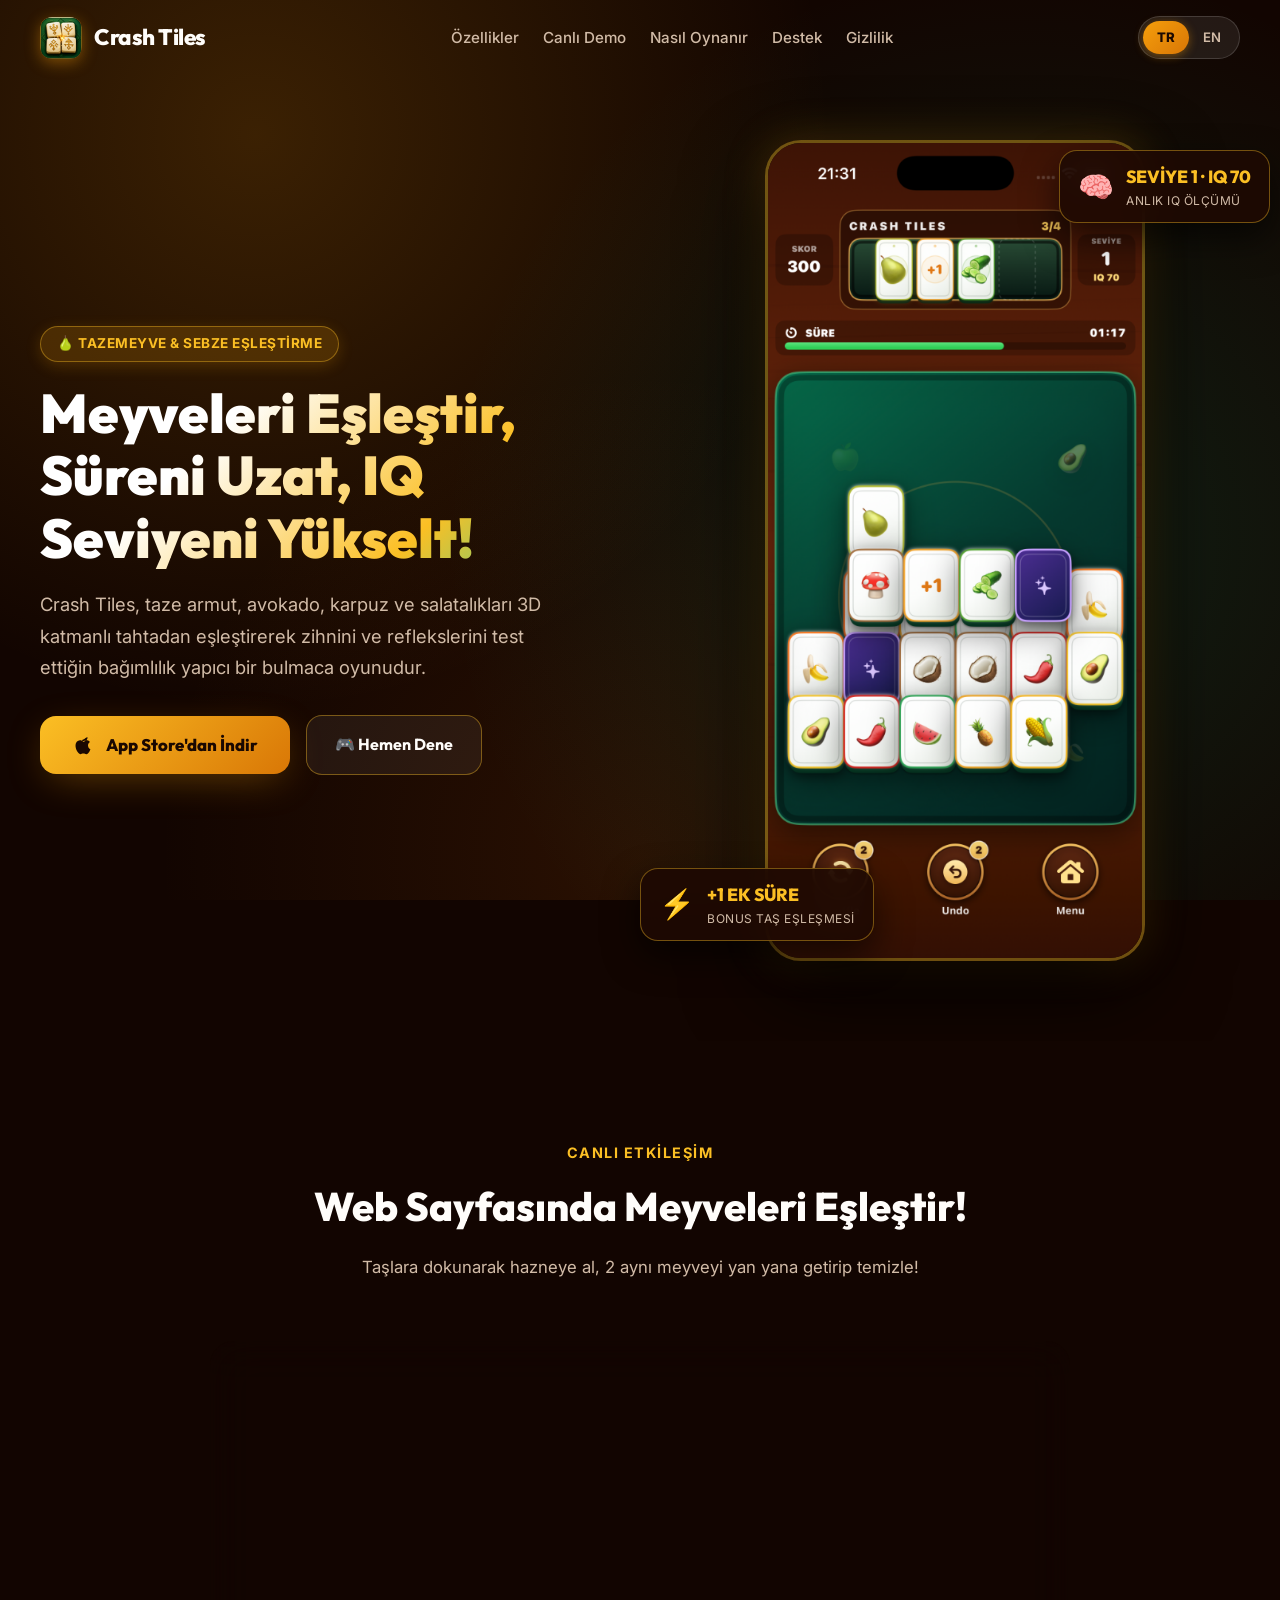
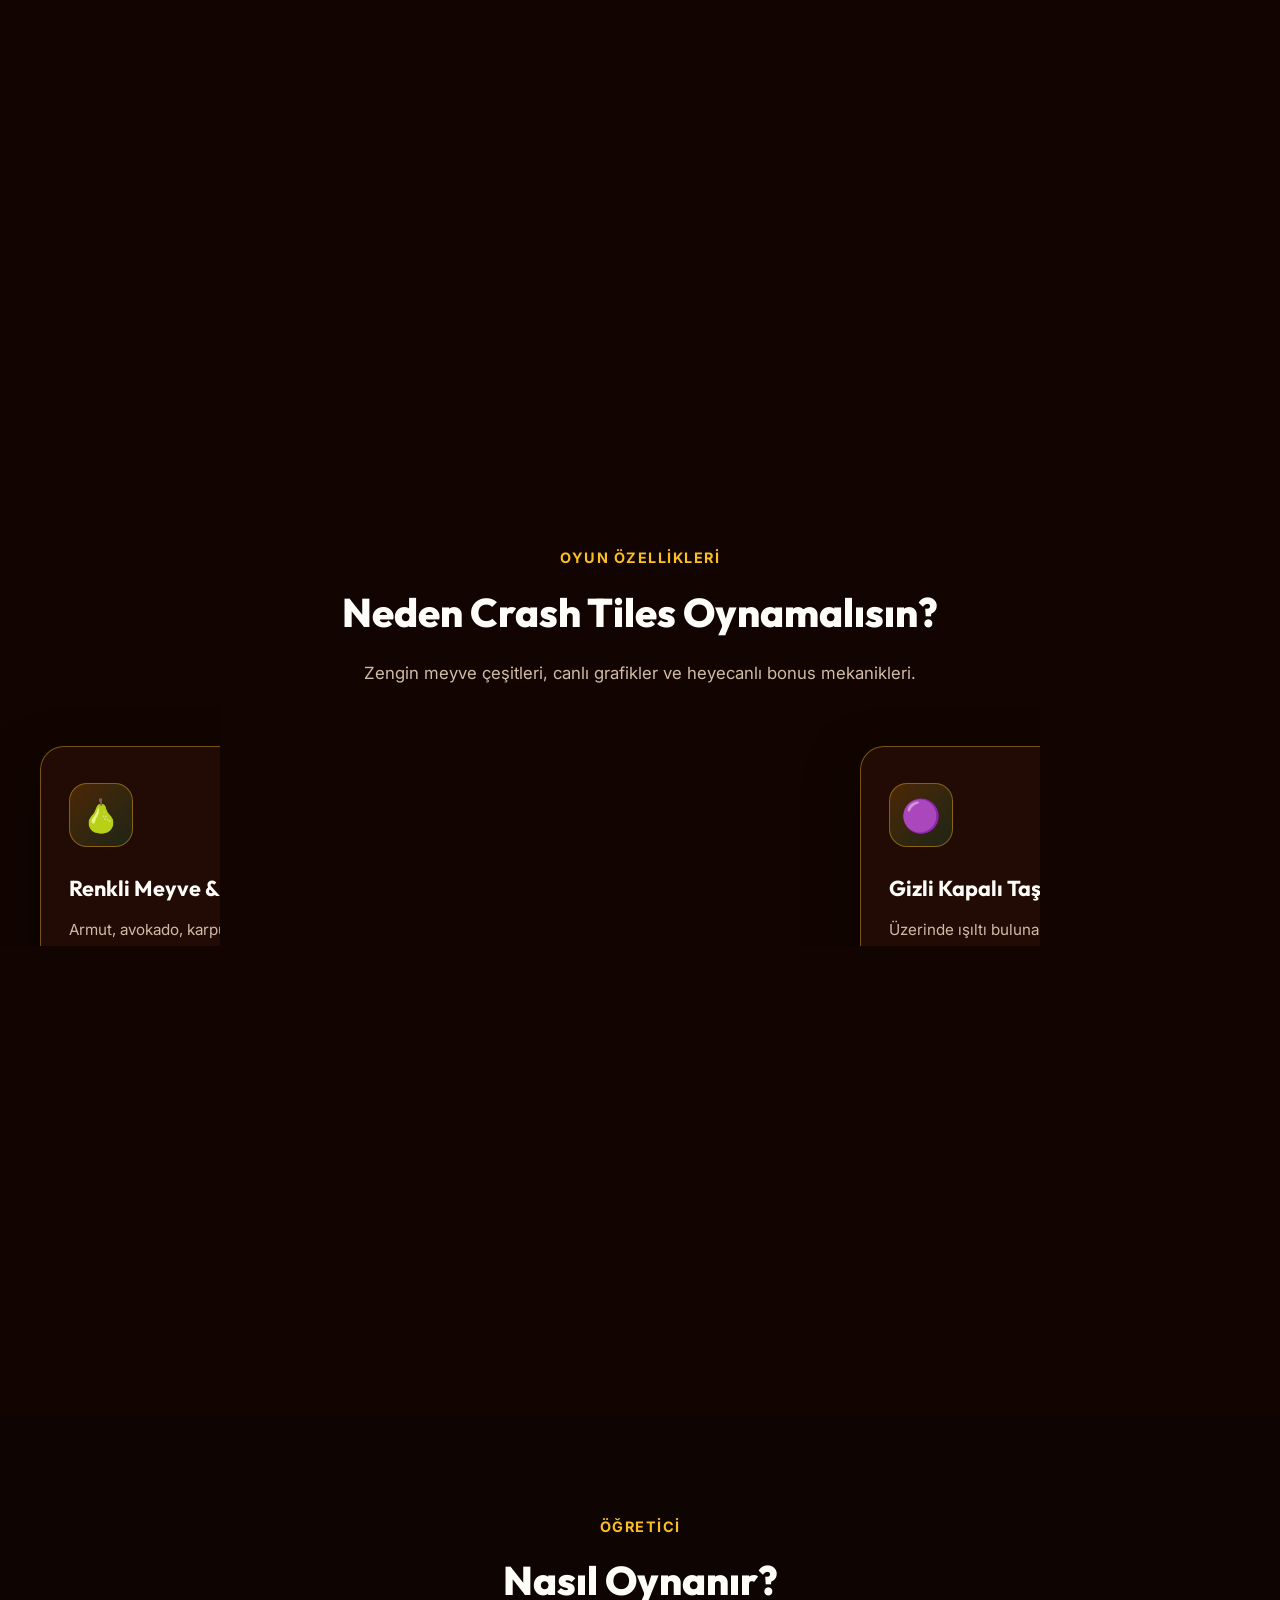
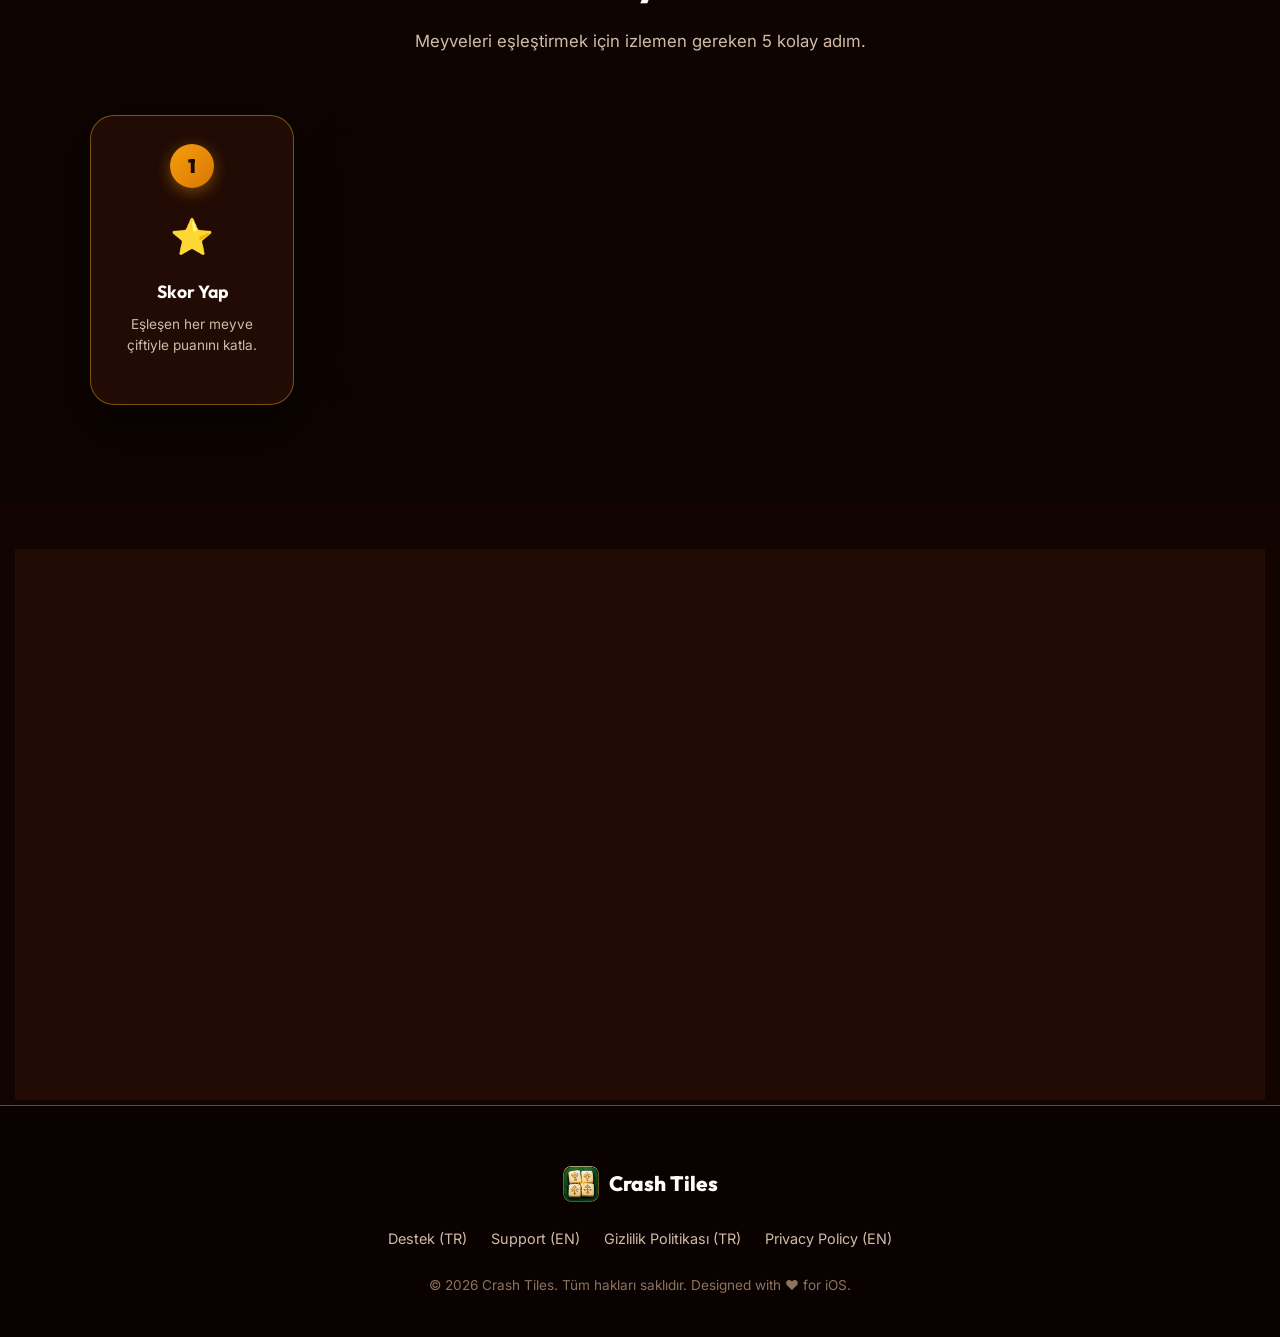
<file: index.html>
<!doctype html>
<html lang="tr">

<head>
  <meta charset="utf-8">
  <meta name="viewport" content="width=device-width, initial-scale=1">
  <title>Crash Tiles – Eğlenceli Meyve Eşleştirme Oyunu</title>
  <meta name="description"
    content="Crash Tiles: Taze meyveleri, sebzeleri ve bonus taşları 3D katmanlardan eşleştir, IQ seviyeni yükselt ve zamana karşı yarış!">
  <link rel="canonical" href="https://crashtiles.github.io/">

  <!-- Open Graph / Social Media -->
  <meta property="og:type" content="website">
  <meta property="og:url" content="https://crashtiles.github.io/">
  <meta property="og:title" content="Crash Tiles – Eğlenceli Meyve Eşleştirme Oyunu">
  <meta property="og:description"
    content="Stratejik meyve eşleştirme bulmaca oyunu. Taze meyveler, +1 bonus süre taşları ve IQ seviye takibiyle sınırlarını zorla!">
  <meta property="og:image" content="https://crashtiles.github.io/assets/fruit_mockup.jpg">

  <!-- Twitter Card -->
  <meta name="twitter:card" content="summary_large_image">
  <meta name="twitter:url" content="https://crashtiles.github.io/">
  <meta name="twitter:title" content="Crash Tiles – Eğlenceli Meyve Eşleştirme Oyunu">
  <meta name="twitter:description"
    content="Stratejik meyve eşleştirme bulmaca oyunu. Taze meyveler, +1 bonus süre taşları ve IQ seviye takibiyle sınırlarını zorla!">
  <meta name="twitter:image" content="https://crashtiles.github.io/assets/fruit_mockup.jpg">

  <link rel="icon" type="image/png" href="assets/icon.png">
  <link rel="stylesheet" href="style.css">
</head>

<body>

  <!-- Navigation Bar -->
  <header class="navbar">
    <div class="nav-container">
      <a href="#" class="nav-brand">
        <img src="assets/icon.png" alt="Crash Tiles Icon">
        <span>Crash Tiles</span>
      </a>
      <ul class="nav-links">
        <li><a href="#features">Özellikler</a></li>
        <li><a href="#minigame">Canlı Demo</a></li>
        <li><a href="#howtoplay">Nasıl Oynanır</a></li>
        <li><a href="tr/support.html">Destek</a></li>
        <li><a href="tr/privacy.html">Gizlilik</a></li>
      </ul>
      <div class="lang-switch">
        <a href="index.html" class="lang-btn active">TR</a>
        <a href="en/index.html" class="lang-btn">EN</a>
      </div>
    </div>
  </header>

  <!-- Hero Section with Actual Game Screenshot -->
  <section class="hero-section">
    <div class="hero-container">
      <div class="hero-content">
        <div class="hero-badge">
          <span>🍐 TAZEMEYVE & SEBZE EŞLEŞTİRME</span>
        </div>
        <h1 class="hero-title">Meyveleri Eşleştir, Süreni Uzat, IQ Seviyeni Yükselt!</h1>
        <p class="hero-description">
          Crash Tiles, taze armut, avokado, karpuz ve salatalıkları 3D katmanlı tahtadan eşleştirerek zihnini ve
          reflekslerini test ettiğin bağımlılık yapıcı bir bulmaca oyunudur.
        </p>
        <div class="cta-group">
          <a href="https://apps.apple.com/app/id6799251138" target="_blank" rel="noopener" class="btn-primary">
            <svg width="22" height="22" viewBox="0 0 24 24" fill="currentColor">
              <path
                d="M18.71 19.5c-.83 1.24-1.71 2.45-3.05 2.47-1.34.03-1.77-.79-3.29-.79-1.53 0-2 .77-3.27.82-1.31.05-2.3-1.32-3.14-2.53C4.25 17 2.94 12.45 4.7 9.39c.87-1.52 2.43-2.48 4.12-2.51 1.28-.02 2.5.87 3.29.87.78 0 2.26-1.07 3.81-.91.65.03 2.47.26 3.64 1.98-.09.06-2.17 1.28-2.15 3.81.03 3.02 2.65 4.03 2.68 4.04-.03.07-.42 1.44-1.38 2.83M15.97 6.53c.64-.78 1.08-1.85.96-2.93-.93.04-2.07.62-2.74 1.4-.6.7-.1.13-1.85 1.01-2.93.99-.02 2.15.54 2.77-1.4.67-.79 1.13-1.88.98-2.93z" />
            </svg>
            App Store'dan İndir
          </a>
          <a href="#minigame" class="btn-secondary">
            <span>🎮 Hemen Dene</span>
          </a>
        </div>
      </div>

      <div class="hero-visual">
        <div class="hero-mockup-wrapper">
          <img src="assets/game_screenshot.png" alt="Crash Tiles Actual Game Screenshot" class="hero-mockup-img">
        </div>
        <div class="hero-stat-floating top-right">
          <span class="stat-icon">🧠</span>
          <div class="stat-info">
            <h4>SEVİYE 1 · IQ 70</h4>
            <p>Anlık IQ Ölçümü</p>
          </div>
        </div>
        <div class="hero-stat-floating bottom-left">
          <span class="stat-icon">⚡</span>
          <div class="stat-info">
            <h4>+1 EK SÜRE</h4>
            <p>Bonus Taş Eşleşmesi</p>
          </div>
        </div>
      </div>
    </div>
  </section>

  <!-- Interactive Mini Game Demo matching actual gameplay -->
  <section id="minigame" class="minigame-section">
    <div class="section-header">
      <span class="section-tag">CANLI ETKİLEŞİM</span>
      <h2 class="section-title">Web Sayfasında Meyveleri Eşleştir!</h2>
      <p class="section-subtitle">Taşlara dokunarak hazneye al, 2 aynı meyveyi yan yana getirip temizle!</p>
    </div>

    <div class="minigame-container glass-panel">
      <div class="minigame-header">
        <div class="game-stat-pill">Skor: <span id="demoScore">300</span></div>
        <div class="game-stat-pill">Kombo: <span id="demoCombo">-</span></div>
        <div class="game-stat-pill">IQ: <span id="demoIQ">70</span></div>
        <button id="resetDemoBtn" class="btn-secondary" style="padding: 6px 14px; font-size: 0.85rem;">🔄 Yeniden
          Başlat</button>
      </div>

      <div class="felt-board">
        <div id="demoTilesGrid" class="tiles-grid">
          <!-- Generated dynamically via app.js -->
        </div>
      </div>

      <!-- 4 Tray slots matching game header 3/4 -->
      <div class="tray-bar">
        <div class="tray-slot"></div>
        <div class="tray-slot"></div>
        <div class="tray-slot"></div>
        <div class="tray-slot"></div>
      </div>
    </div>
  </section>

  <!-- Key Features Section matching gameplay -->
  <section id="features" class="features-section">
    <div class="section-header">
      <span class="section-tag">OYUN ÖZELLİKLERİ</span>
      <h2 class="section-title">Neden Crash Tiles Oynamalısın?</h2>
      <p class="section-subtitle">Zengin meyve çeşitleri, canlı grafikler ve heyecanlı bonus mekanikleri.</p>
    </div>

    <div class="features-grid">
      <div class="feature-card glass-panel">
        <div class="feature-icon-wrapper">🍐</div>
        <h3 class="feature-title">Renkli Meyve & Sebzeler</h3>
        <p class="feature-desc">Armut, avokado, karpuz, salatalık, muz, biber ve ananas ile dolu canlı 3D taşlar.</p>
      </div>

      <div class="feature-card glass-panel">
        <div class="feature-icon-wrapper">⚡</div>
        <h3 class="feature-title">+1 Ek Süre Bonus Taşları</h3>
        <p class="feature-desc">+1 simgeli taşları haznenize alıp eşleştirerek geri sayıma ek saniyeler kazanın.</p>
      </div>

      <div class="feature-card glass-panel">
        <div class="feature-icon-wrapper">🟣</div>
        <h3 class="feature-title">Gizli Kapalı Taşlar</h3>
        <p class="feature-desc">Üzerinde ışıltı bulunan mor kapalı taşlara dokunarak altındaki sürpriz meyveleri açın.
        </p>
      </div>

      <div class="feature-card glass-panel">
        <div class="feature-icon-wrapper">🧠</div>
        <h3 class="feature-title">Anlık IQ Seviye Takibi</h3>
        <p class="feature-desc">Eşleştirme hızınıza ve hafızanıza göre dinamik olarak hesaplanan IQ puanınızı yükseltin.
        </p>
      </div>

      <div class="feature-card glass-panel">
        <div class="feature-icon-wrapper">🔀</div>
        <h3 class="feature-title">Karıştır (Shuffle) & Geri Al</h3>
        <p class="feature-desc">Kilitlendiğiniz anlarda 2 Karıştırma ve 2 Geri Alma hakkınızı kullanarak hamlenizi
          kurtarın.</p>
      </div>

      <div class="feature-card glass-panel">
        <div class="feature-icon-wrapper">⏱️</div>
        <h3 class="feature-title">Zamana Karşı Yarış</h3>
        <p class="feature-desc">Yeşil süre çubuğu tükenmeden tahtadaki tüm taşları hazneye alıp patlatın.</p>
      </div>
    </div>
  </section>

  <!-- How to Play Section -->
  <section id="howtoplay" class="howtoplay-section">
    <div class="section-header">
      <span class="section-tag">ÖĞRETİCİ</span>
      <h2 class="section-title">Nasıl Oynanır?</h2>
      <p class="section-subtitle">Meyveleri eşleştirmek için izlemen gereken 5 kolay adım.</p>
    </div>

    <div class="steps-container">
      <div class="step-card glass-panel">
        <div class="step-number">1</div>
        <div class="step-icon">⭐</div>
        <h3 class="step-title">Skor Yap</h3>
        <p class="step-desc">Eşleşen her meyve çiftiyle puanını katla.</p>
      </div>

      <div class="step-card glass-panel">
        <div class="step-number">2</div>
        <div class="step-icon">🚩</div>
        <h3 class="step-title">Seviye İlerle</h3>
        <p class="step-desc">Seviye 1'den başlayıp zorlaşan tahtaları temizle.</p>
      </div>

      <div class="step-card glass-panel">
        <div class="step-number">3</div>
        <div class="step-icon">🧠</div>
        <h3 class="step-title">IQ Yükselt</h3>
        <p class="step-desc">Hızlı ve hatasız hamlelerle IQ puanını arttır.</p>
      </div>

      <div class="step-card glass-panel">
        <div class="step-number">4</div>
        <div class="step-icon">⏱️</div>
        <h3 class="step-title">Süreyi Uzat</h3>
        <p class="step-desc">+1 bonus taşları eşleştirerek ek zaman kazan.</p>
      </div>

      <div class="step-card glass-panel">
        <div class="step-number">5</div>
        <div class="step-icon">👆</div>
        <h3 class="step-title">Hazneyi Yönet</h3>
        <p class="step-desc">Hazneyi doldurmadan 2 aynı meyveyi yan yana getir.</p>
      </div>
    </div>
  </section>

  <!-- Showcase Section -->
  <section class="showcase-banner">
    <div class="showcase-container glass-panel">
      <div class="showcase-text">
        <span class="section-tag">GÖRSEL ŞÖLEN</span>
        <h2 class="section-title" style="font-size: 2.2rem; margin-top: 10px;">Lezzetli & Rahatlatıcı Eşleştirme</h2>
        <p class="section-subtitle" style="margin-bottom: 24px;">
          Yeşil çuha zemin, parlak beyaz taşlar ve taze meyve ikonlarıyla tasarlanmış benzersiz iOS oyunu.
        </p>
        <a href="https://apps.apple.com/app/id6799251138" target="_blank" rel="noopener" class="btn-primary">
          Crash Tiles'ı Ücretsiz İndir
        </a>
      </div>
      <div class="showcase-img-wrapper">
        <img src="assets/fruit_mockup.jpg" alt="Crash Tiles Fruit Gameplay Graphics">
      </div>
    </div>
  </section>

  <!-- Footer -->
  <footer class="footer">
    <div class="footer-container">
      <div class="footer-logo">
        <img src="assets/icon.png" alt="Crash Tiles Logo">
        <span>Crash Tiles</span>
      </div>
      <ul class="footer-links">
        <li><a href="tr/support.html">Destek (TR)</a></li>
        <li><a href="en/support.html">Support (EN)</a></li>
        <li><a href="tr/privacy.html">Gizlilik Politikası (TR)</a></li>
        <li><a href="en/privacy.html">Privacy Policy (EN)</a></li>
      </ul>
      <p class="footer-copyright">
        © 2026 Crash Tiles. Tüm hakları saklıdır. Designed with ❤️ for iOS.
      </p>
    </div>
  </footer>

  <script src="app.js"></script>
</body>

</html>
</file>
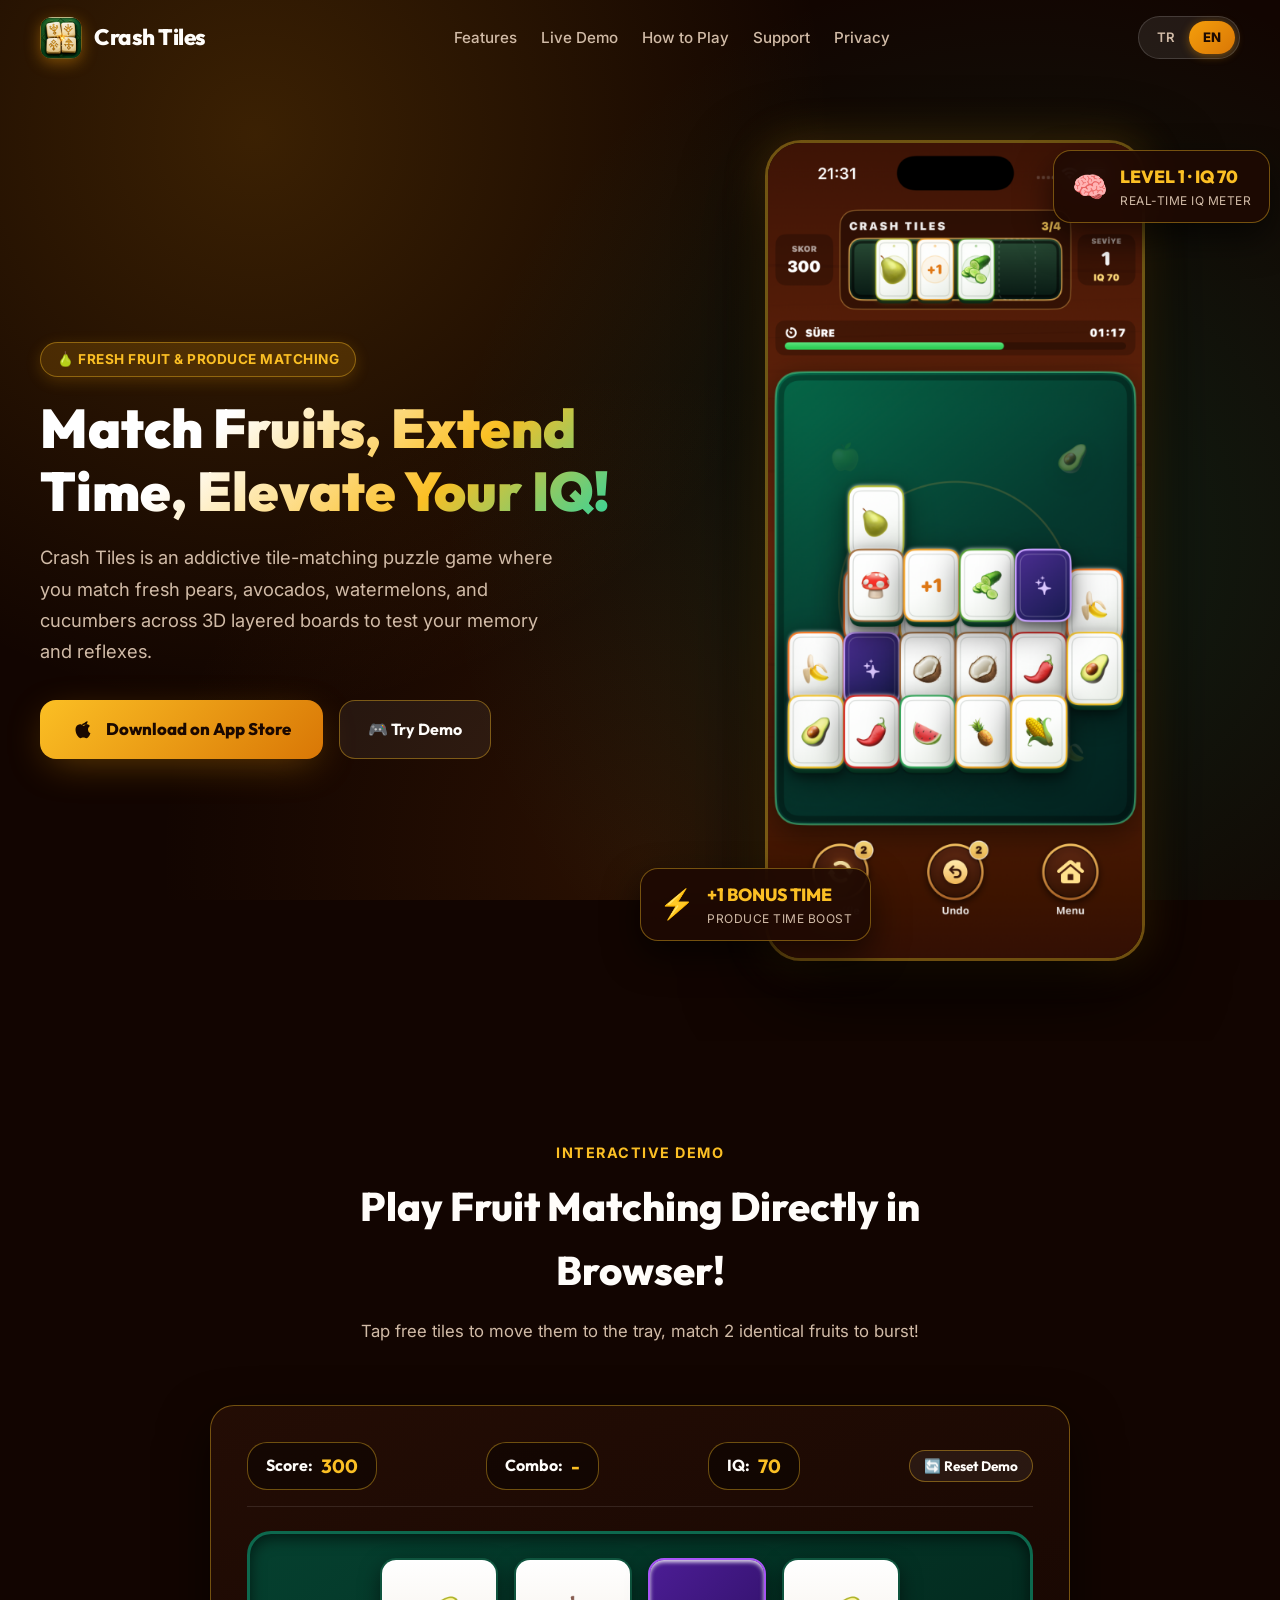
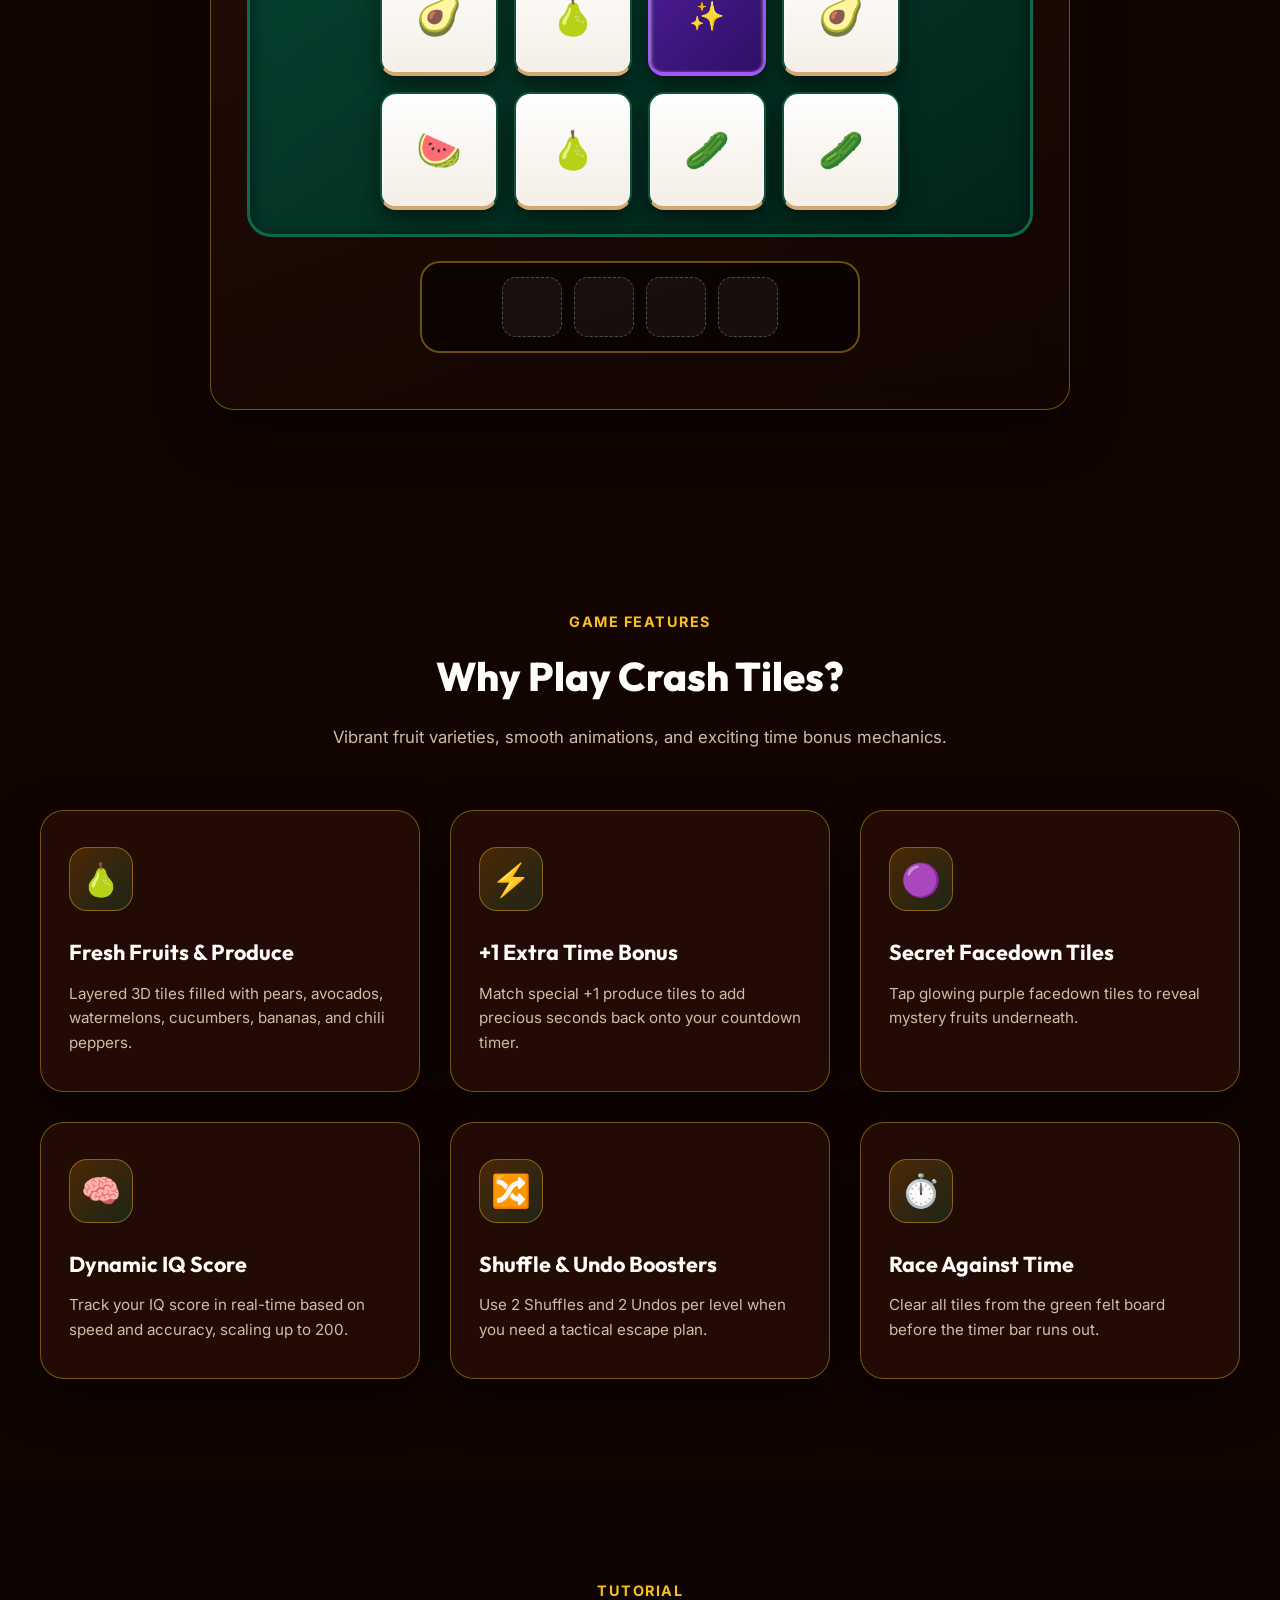
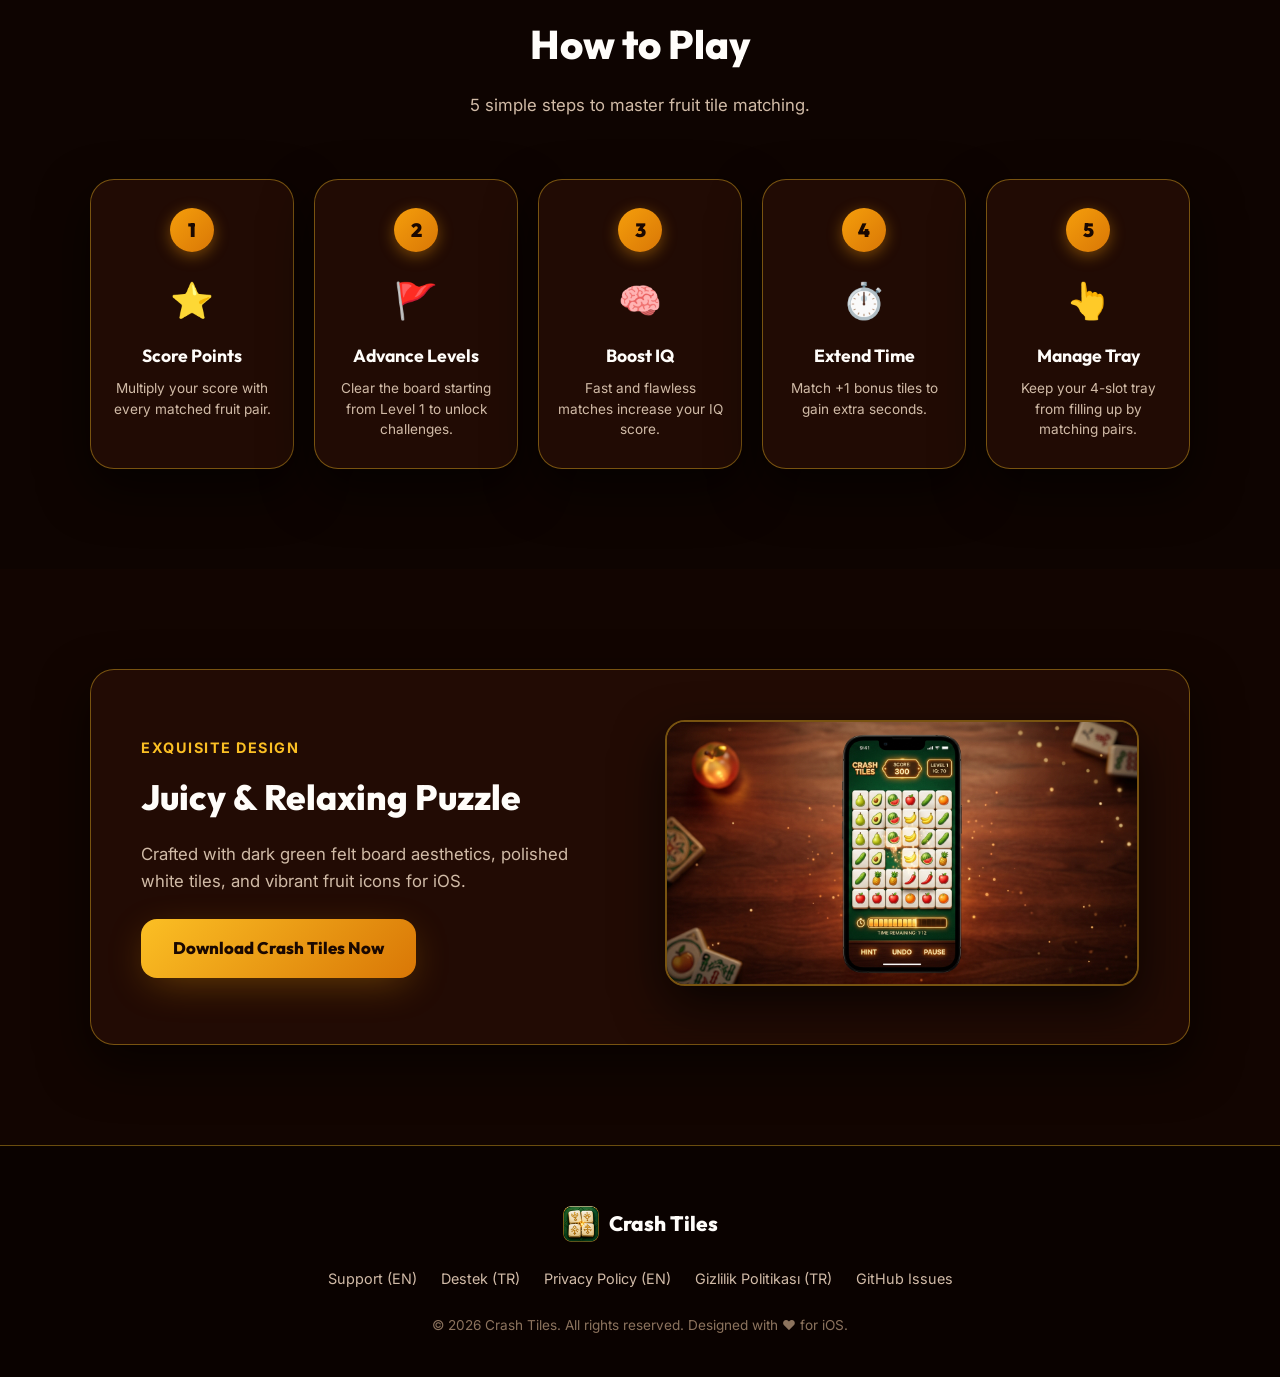
<file: en/index.html>
<!doctype html>
<html lang="en">
<head>
  <meta charset="utf-8">
  <meta name="viewport" content="width=device-width, initial-scale=1">
  <title>Crash Tiles – Delicious Fruit Matching Puzzle Game</title>
  <meta name="description" content="Crash Tiles: Match fresh fruits, vegetables, and +1 bonus tiles in 3D towers, boost your IQ level, and race against the timer!">
  <link rel="canonical" href="https://crashtiles.github.io/en/">
  
  <!-- Open Graph / Social Media -->
  <meta property="og:type" content="website">
  <meta property="og:url" content="https://crashtiles.github.io/en/">
  <meta property="og:title" content="Crash Tiles – Fruit Matching Game">
  <meta property="og:description" content="Strategic fruit & produce tile-matching puzzle game. Challenge your speed with fresh fruit tiles, bonus time boosts, and real-time IQ meter!">
  <meta property="og:image" content="https://crashtiles.github.io/assets/fruit_mockup.jpg">

  <!-- Twitter Card -->
  <meta name="twitter:card" content="summary_large_image">
  <meta name="twitter:url" content="https://crashtiles.github.io/en/">
  <meta name="twitter:title" content="Crash Tiles – Fruit Matching Game">
  <meta name="twitter:description" content="Strategic fruit & produce tile-matching puzzle game. Challenge your speed with fresh fruit tiles, bonus time boosts, and real-time IQ meter!">
  <meta name="twitter:image" content="https://crashtiles.github.io/assets/fruit_mockup.jpg">

  <link rel="icon" type="image/png" href="../assets/icon.png">
  <link rel="stylesheet" href="../style.css">
</head>
<body>

  <!-- Navigation Bar -->
  <header class="navbar">
    <div class="nav-container">
      <a href="#" class="nav-brand">
        <img src="../assets/icon.png" alt="Crash Tiles Icon">
        <span>Crash Tiles</span>
      </a>
      <ul class="nav-links">
        <li><a href="#features">Features</a></li>
        <li><a href="#minigame">Live Demo</a></li>
        <li><a href="#howtoplay">How to Play</a></li>
        <li><a href="support.html">Support</a></li>
        <li><a href="privacy.html">Privacy</a></li>
      </ul>
      <div class="lang-switch">
        <a href="../index.html" class="lang-btn">TR</a>
        <a href="index.html" class="lang-btn active">EN</a>
      </div>
    </div>
  </header>

  <!-- Hero Section with Actual Game Screenshot -->
  <section class="hero-section">
    <div class="hero-container">
      <div class="hero-content">
        <div class="hero-badge">
          <span>🍐 FRESH FRUIT & PRODUCE MATCHING</span>
        </div>
        <h1 class="hero-title">Match Fruits, Extend Time, Elevate Your IQ!</h1>
        <p class="hero-description">
          Crash Tiles is an addictive tile-matching puzzle game where you match fresh pears, avocados, watermelons, and cucumbers across 3D layered boards to test your memory and reflexes.
        </p>
        <div class="cta-group">
          <a href="https://apps.apple.com/app/id6799251138" target="_blank" rel="noopener" class="btn-primary">
            <svg width="22" height="22" viewBox="0 0 24 24" fill="currentColor"><path d="M18.71 19.5c-.83 1.24-1.71 2.45-3.05 2.47-1.34.03-1.77-.79-3.29-.79-1.53 0-2 .77-3.27.82-1.31.05-2.3-1.32-3.14-2.53C4.25 17 2.94 12.45 4.7 9.39c.87-1.52 2.43-2.48 4.12-2.51 1.28-.02 2.5.87 3.29.87.78 0 2.26-1.07 3.81-.91.65.03 2.47.26 3.64 1.98-.09.06-2.17 1.28-2.15 3.81.03 3.02 2.65 4.03 2.68 4.04-.03.07-.42 1.44-1.38 2.83M15.97 6.53c.64-.78 1.08-1.85.96-2.93-.93.04-2.07.62-2.74 1.4-.6.7-.1.13-1.85 1.01-2.93.99-.02 2.15.54 2.77-1.4.67-.79 1.13-1.88.98-2.93z"/></svg>
            Download on App Store
          </a>
          <a href="#minigame" class="btn-secondary">
            <span>🎮 Try Demo</span>
          </a>
        </div>
      </div>

      <div class="hero-visual">
        <div class="hero-mockup-wrapper">
          <img src="../assets/game_screenshot.png" alt="Crash Tiles Actual Game Screenshot" class="hero-mockup-img">
        </div>
        <div class="hero-stat-floating top-right">
          <span class="stat-icon">🧠</span>
          <div class="stat-info">
            <h4>LEVEL 1 · IQ 70</h4>
            <p>Real-time IQ Meter</p>
          </div>
        </div>
        <div class="hero-stat-floating bottom-left">
          <span class="stat-icon">⚡</span>
          <div class="stat-info">
            <h4>+1 BONUS TIME</h4>
            <p>Produce Time Boost</p>
          </div>
        </div>
      </div>
    </div>
  </section>

  <!-- Interactive Mini Game Demo matching actual gameplay -->
  <section id="minigame" class="minigame-section">
    <div class="section-header">
      <span class="section-tag">INTERACTIVE DEMO</span>
      <h2 class="section-title">Play Fruit Matching Directly in Browser!</h2>
      <p class="section-subtitle">Tap free tiles to move them to the tray, match 2 identical fruits to burst!</p>
    </div>

    <div class="minigame-container glass-panel">
      <div class="minigame-header">
        <div class="game-stat-pill">Score: <span id="demoScore">300</span></div>
        <div class="game-stat-pill">Combo: <span id="demoCombo">-</span></div>
        <div class="game-stat-pill">IQ: <span id="demoIQ">70</span></div>
        <button id="resetDemoBtn" class="btn-secondary" style="padding: 6px 14px; font-size: 0.85rem;">🔄 Reset Demo</button>
      </div>

      <div class="felt-board">
        <div id="demoTilesGrid" class="tiles-grid">
          <!-- Generated dynamically via app.js -->
        </div>
      </div>

      <!-- 4 Tray slots matching game header 3/4 -->
      <div class="tray-bar">
        <div class="tray-slot"></div>
        <div class="tray-slot"></div>
        <div class="tray-slot"></div>
        <div class="tray-slot"></div>
      </div>
    </div>
  </section>

  <!-- Key Features Section matching gameplay -->
  <section id="features" class="features-section">
    <div class="section-header">
      <span class="section-tag">GAME FEATURES</span>
      <h2 class="section-title">Why Play Crash Tiles?</h2>
      <p class="section-subtitle">Vibrant fruit varieties, smooth animations, and exciting time bonus mechanics.</p>
    </div>

    <div class="features-grid">
      <div class="feature-card glass-panel">
        <div class="feature-icon-wrapper">🍐</div>
        <h3 class="feature-title">Fresh Fruits & Produce</h3>
        <p class="feature-desc">Layered 3D tiles filled with pears, avocados, watermelons, cucumbers, bananas, and chili peppers.</p>
      </div>

      <div class="feature-card glass-panel">
        <div class="feature-icon-wrapper">⚡</div>
        <h3 class="feature-title">+1 Extra Time Bonus</h3>
        <p class="feature-desc">Match special +1 produce tiles to add precious seconds back onto your countdown timer.</p>
      </div>

      <div class="feature-card glass-panel">
        <div class="feature-icon-wrapper">🟣</div>
        <h3 class="feature-title">Secret Facedown Tiles</h3>
        <p class="feature-desc">Tap glowing purple facedown tiles to reveal mystery fruits underneath.</p>
      </div>

      <div class="feature-card glass-panel">
        <div class="feature-icon-wrapper">🧠</div>
        <h3 class="feature-title">Dynamic IQ Score</h3>
        <p class="feature-desc">Track your IQ score in real-time based on speed and accuracy, scaling up to 200.</p>
      </div>

      <div class="feature-card glass-panel">
        <div class="feature-icon-wrapper">🔀</div>
        <h3 class="feature-title">Shuffle & Undo Boosters</h3>
        <p class="feature-desc">Use 2 Shuffles and 2 Undos per level when you need a tactical escape plan.</p>
      </div>

      <div class="feature-card glass-panel">
        <div class="feature-icon-wrapper">⏱️</div>
        <h3 class="feature-title">Race Against Time</h3>
        <p class="feature-desc">Clear all tiles from the green felt board before the timer bar runs out.</p>
      </div>
    </div>
  </section>

  <!-- How to Play Section -->
  <section id="howtoplay" class="howtoplay-section">
    <div class="section-header">
      <span class="section-tag">TUTORIAL</span>
      <h2 class="section-title">How to Play</h2>
      <p class="section-subtitle">5 simple steps to master fruit tile matching.</p>
    </div>

    <div class="steps-container">
      <div class="step-card glass-panel">
        <div class="step-number">1</div>
        <div class="step-icon">⭐</div>
        <h3 class="step-title">Score Points</h3>
        <p class="step-desc">Multiply your score with every matched fruit pair.</p>
      </div>

      <div class="step-card glass-panel">
        <div class="step-number">2</div>
        <div class="step-icon">🚩</div>
        <h3 class="step-title">Advance Levels</h3>
        <p class="step-desc">Clear the board starting from Level 1 to unlock challenges.</p>
      </div>

      <div class="step-card glass-panel">
        <div class="step-number">3</div>
        <div class="step-icon">🧠</div>
        <h3 class="step-title">Boost IQ</h3>
        <p class="step-desc">Fast and flawless matches increase your IQ score.</p>
      </div>

      <div class="step-card glass-panel">
        <div class="step-number">4</div>
        <div class="step-icon">⏱️</div>
        <h3 class="step-title">Extend Time</h3>
        <p class="step-desc">Match +1 bonus tiles to gain extra seconds.</p>
      </div>

      <div class="step-card glass-panel">
        <div class="step-number">5</div>
        <div class="step-icon">👆</div>
        <h3 class="step-title">Manage Tray</h3>
        <p class="step-desc">Keep your 4-slot tray from filling up by matching pairs.</p>
      </div>
    </div>
  </section>

  <!-- Showcase Section -->
  <section class="showcase-banner">
    <div class="showcase-container glass-panel">
      <div class="showcase-text">
        <span class="section-tag">EXQUISITE DESIGN</span>
        <h2 class="section-title" style="font-size: 2.2rem; margin-top: 10px;">Juicy & Relaxing Puzzle</h2>
        <p class="section-subtitle" style="margin-bottom: 24px;">
          Crafted with dark green felt board aesthetics, polished white tiles, and vibrant fruit icons for iOS.
        </p>
        <a href="https://apps.apple.com/app/id6799251138" target="_blank" rel="noopener" class="btn-primary">
          Download Crash Tiles Now
        </a>
      </div>
      <div class="showcase-img-wrapper">
        <img src="../assets/fruit_mockup.jpg" alt="Crash Tiles Fruit Gameplay Graphics">
      </div>
    </div>
  </section>

  <!-- Footer -->
  <footer class="footer">
    <div class="footer-container">
      <div class="footer-logo">
        <img src="../assets/icon.png" alt="Crash Tiles Logo">
        <span>Crash Tiles</span>
      </div>
      <ul class="footer-links">
        <li><a href="support.html">Support (EN)</a></li>
        <li><a href="../tr/support.html">Destek (TR)</a></li>
        <li><a href="privacy.html">Privacy Policy (EN)</a></li>
        <li><a href="../tr/privacy.html">Gizlilik Politikası (TR)</a></li>
        <li><a href="https://github.com/hdurmus/tamgatiles/issues" target="_blank" rel="noopener">GitHub Issues</a></li>
      </ul>
      <p class="footer-copyright">
        © 2026 Crash Tiles. All rights reserved. Designed with ❤️ for iOS.
      </p>
    </div>
  </footer>

  <script src="../app.js"></script>
</body>
</html>
</file>
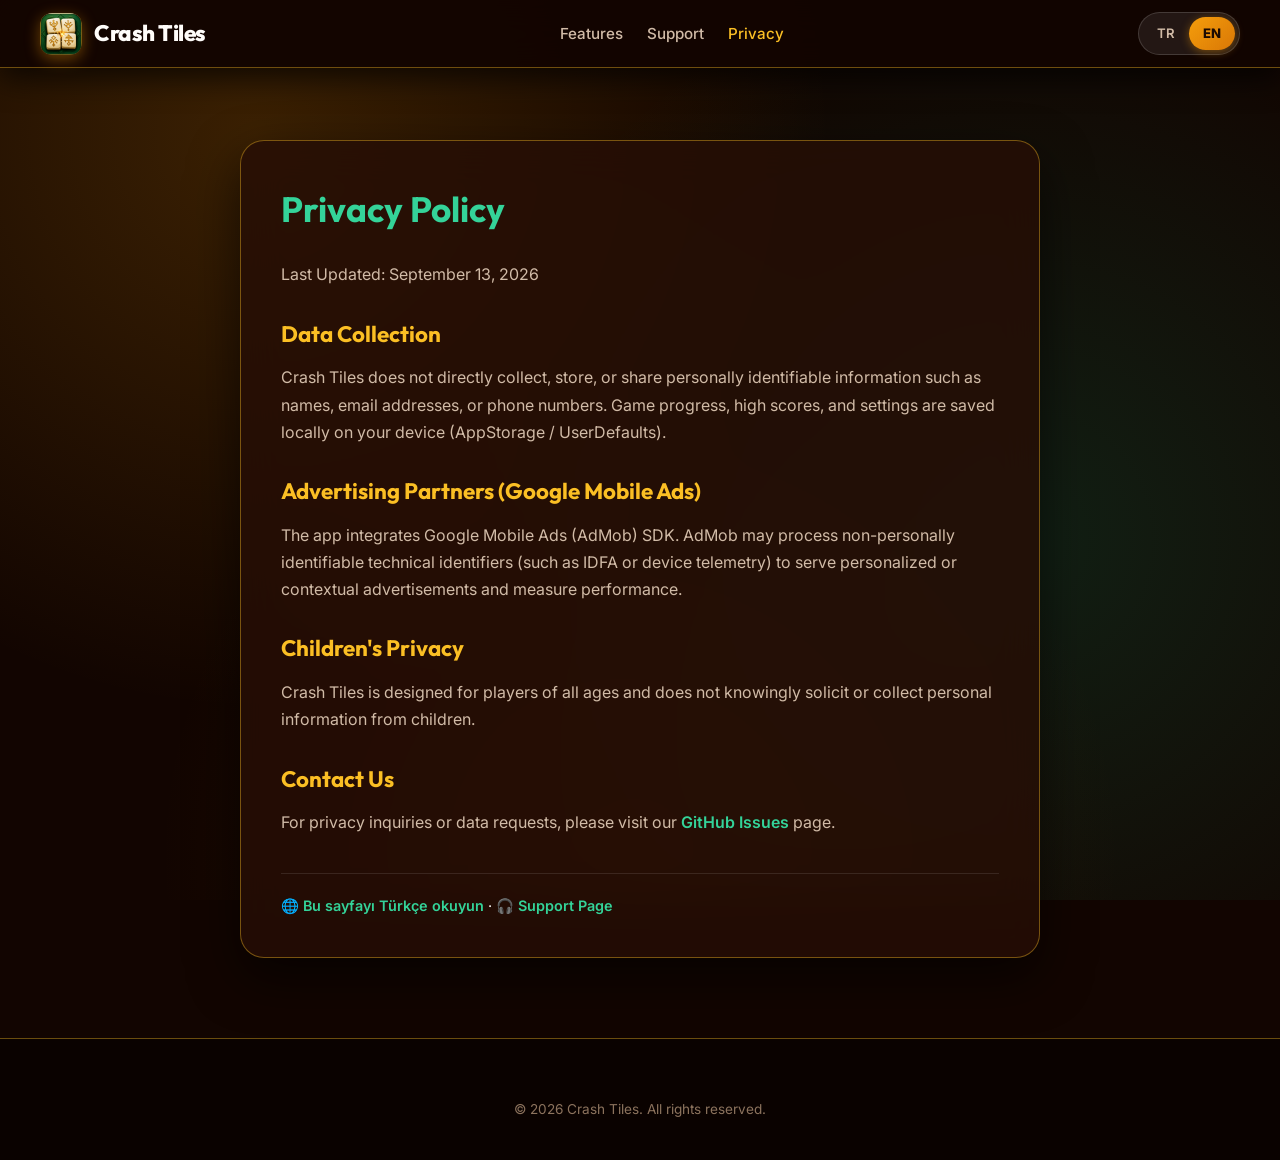
<file: en/privacy.html>
<!doctype html>
<html lang="en">
<head>
  <meta charset="utf-8">
  <meta name="viewport" content="width=device-width, initial-scale=1">
  <title>Crash Tiles – Privacy Policy</title>
  <link rel="icon" type="image/png" href="../assets/icon.png">
  <link rel="stylesheet" href="../style.css">
  <style>
    .legal-page {
      padding: 140px 24px 80px;
      min-height: 80vh;
    }
    .legal-container {
      max-width: 800px;
      margin: 0 auto;
      padding: 40px;
    }
    .legal-container h1 {
      font-family: var(--font-heading);
      font-size: 2.2rem;
      margin-bottom: 24px;
      color: var(--accent-emerald-light);
    }
    .legal-container h2 {
      font-family: var(--font-heading);
      font-size: 1.4rem;
      margin: 28px 0 12px;
      color: var(--accent-gold-light);
    }
    .legal-container p {
      color: var(--text-muted);
      margin-bottom: 16px;
      line-height: 1.7;
    }
    .legal-container a {
      color: var(--accent-emerald-light);
      text-decoration: none;
      font-weight: 600;
    }
  </style>
</head>
<body>

  <header class="navbar scrolled">
    <div class="nav-container">
      <a href="index.html" class="nav-brand">
        <img src="../assets/icon.png" alt="Crash Tiles Icon">
        <span>Crash Tiles</span>
      </a>
      <ul class="nav-links">
        <li><a href="index.html#features">Features</a></li>
        <li><a href="support.html">Support</a></li>
        <li><a href="privacy.html" class="active">Privacy</a></li>
      </ul>
      <div class="lang-switch">
        <a href="../tr/privacy.html" class="lang-btn">TR</a>
        <a href="privacy.html" class="lang-btn active">EN</a>
      </div>
    </div>
  </header>

  <main class="legal-page">
    <div class="legal-container glass-panel">
      <h1>Privacy Policy</h1>
      <p>Last Updated: September 13, 2026</p>

      <h2>Data Collection</h2>
      <p>Crash Tiles does not directly collect, store, or share personally identifiable information such as names, email addresses, or phone numbers. Game progress, high scores, and settings are saved locally on your device (AppStorage / UserDefaults).</p>

      <h2>Advertising Partners (Google Mobile Ads)</h2>
      <p>The app integrates Google Mobile Ads (AdMob) SDK. AdMob may process non-personally identifiable technical identifiers (such as IDFA or device telemetry) to serve personalized or contextual advertisements and measure performance.</p>

      <h2>Children's Privacy</h2>
      <p>Crash Tiles is designed for players of all ages and does not knowingly solicit or collect personal information from children.</p>

      <h2>Contact Us</h2>
      <p>For privacy inquiries or data requests, please visit our <a href="https://github.com/hdurmus/tamgatiles/issues" target="_blank" rel="noopener">GitHub Issues</a> page.</p>

      <div style="margin-top: 36px; padding-top: 20px; border-top: 1px solid rgba(255,255,255,0.1); font-size: 0.9rem;">
        <a href="../tr/privacy.html">🌐 Bu sayfayı Türkçe okuyun</a> · 
        <a href="support.html">🎧 Support Page</a>
      </div>
    </div>
  </main>

  <footer class="footer">
    <div class="footer-container">
      <p class="footer-copyright">© 2026 Crash Tiles. All rights reserved.</p>
    </div>
  </footer>

</body>
</html>
</file>
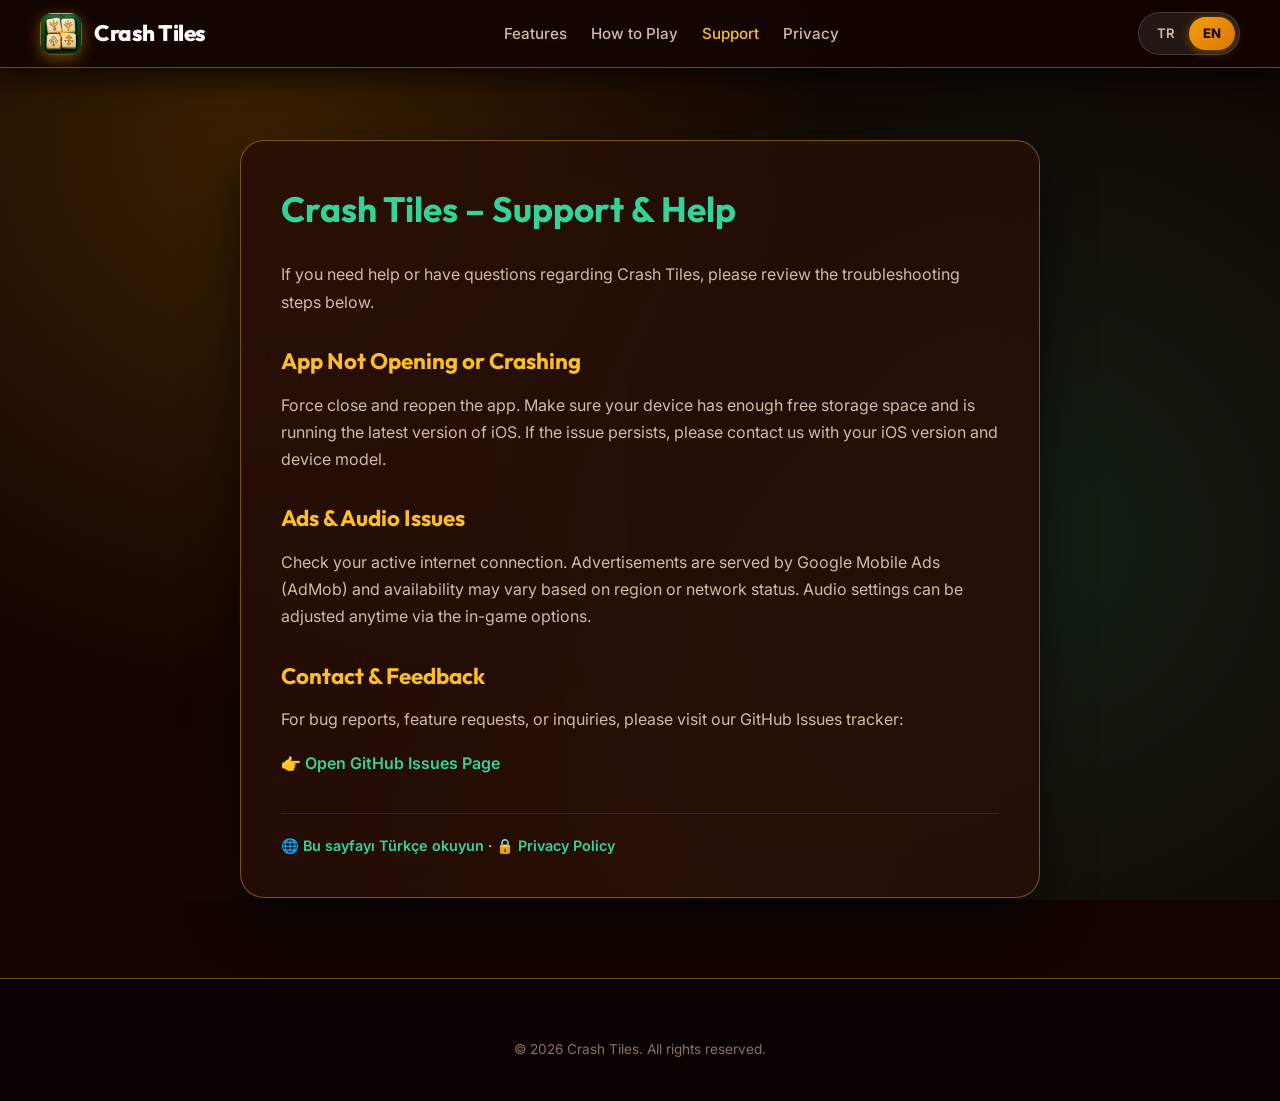
<file: en/support.html>
<!doctype html>
<html lang="en">
<head>
  <meta charset="utf-8">
  <meta name="viewport" content="width=device-width, initial-scale=1">
  <title>Crash Tiles – Support</title>
  <link rel="icon" type="image/png" href="../assets/icon.png">
  <link rel="stylesheet" href="../style.css">
  <style>
    .legal-page {
      padding: 140px 24px 80px;
      min-height: 80vh;
    }
    .legal-container {
      max-width: 800px;
      margin: 0 auto;
      padding: 40px;
    }
    .legal-container h1 {
      font-family: var(--font-heading);
      font-size: 2.2rem;
      margin-bottom: 24px;
      color: var(--accent-emerald-light);
    }
    .legal-container h2 {
      font-family: var(--font-heading);
      font-size: 1.4rem;
      margin: 28px 0 12px;
      color: var(--accent-gold-light);
    }
    .legal-container p {
      color: var(--text-muted);
      margin-bottom: 16px;
      line-height: 1.7;
    }
    .legal-container a {
      color: var(--accent-emerald-light);
      text-decoration: none;
      font-weight: 600;
    }
    .legal-container a:hover {
      text-decoration: underline;
    }
  </style>
</head>
<body>

  <!-- Navigation Bar -->
  <header class="navbar scrolled">
    <div class="nav-container">
      <a href="index.html" class="nav-brand">
        <img src="../assets/icon.png" alt="Crash Tiles Icon">
        <span>Crash Tiles</span>
      </a>
      <ul class="nav-links">
        <li><a href="index.html#features">Features</a></li>
        <li><a href="index.html#howtoplay">How to Play</a></li>
        <li><a href="support.html" class="active">Support</a></li>
        <li><a href="privacy.html">Privacy</a></li>
      </ul>
      <div class="lang-switch">
        <a href="../tr/support.html" class="lang-btn">TR</a>
        <a href="support.html" class="lang-btn active">EN</a>
      </div>
    </div>
  </header>

  <main class="legal-page">
    <div class="legal-container glass-panel">
      <h1>Crash Tiles – Support & Help</h1>
      <p>If you need help or have questions regarding Crash Tiles, please review the troubleshooting steps below.</p>

      <h2>App Not Opening or Crashing</h2>
      <p>Force close and reopen the app. Make sure your device has enough free storage space and is running the latest version of iOS. If the issue persists, please contact us with your iOS version and device model.</p>

      <h2>Ads & Audio Issues</h2>
      <p>Check your active internet connection. Advertisements are served by Google Mobile Ads (AdMob) and availability may vary based on region or network status. Audio settings can be adjusted anytime via the in-game options.</p>

      <h2>Contact & Feedback</h2>
      <p>For bug reports, feature requests, or inquiries, please visit our GitHub Issues tracker:</p>
      <p><a href="https://github.com/hdurmus/tamgatiles/issues" target="_blank" rel="noopener">👉 Open GitHub Issues Page</a></p>

      <div style="margin-top: 36px; padding-top: 20px; border-top: 1px solid rgba(255,255,255,0.1); font-size: 0.9rem;">
        <a href="../tr/support.html">🌐 Bu sayfayı Türkçe okuyun</a> · 
        <a href="privacy.html">🔒 Privacy Policy</a>
      </div>
    </div>
  </main>

  <footer class="footer">
    <div class="footer-container">
      <p class="footer-copyright">© 2026 Crash Tiles. All rights reserved.</p>
    </div>
  </footer>

</body>
</html>
</file>
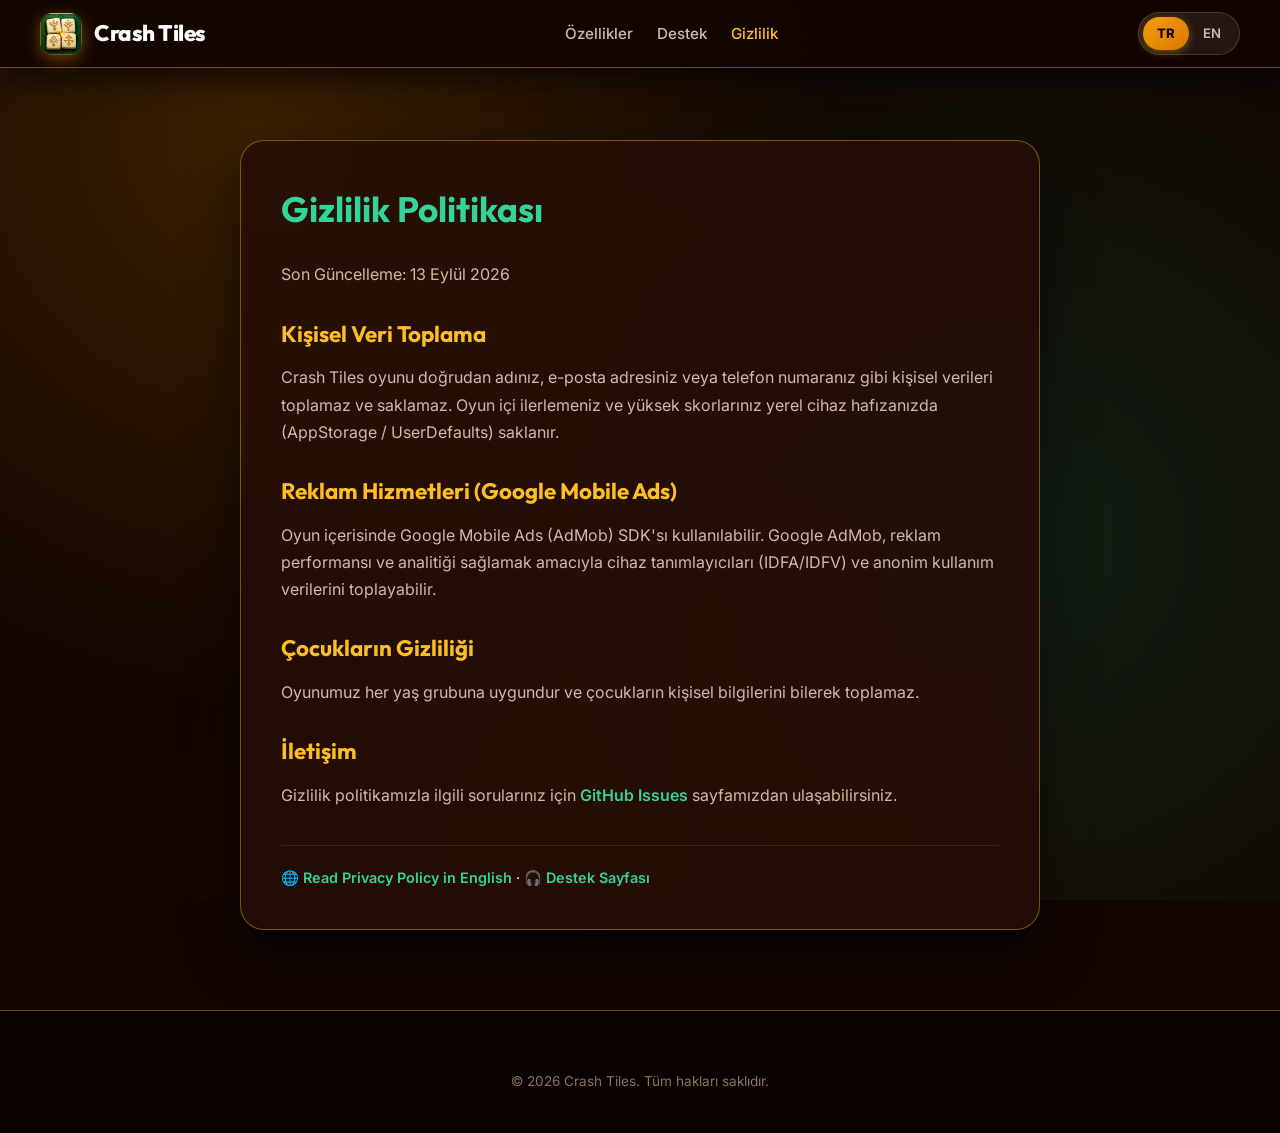
<file: tr/privacy.html>
<!doctype html>
<html lang="tr">
<head>
  <meta charset="utf-8">
  <meta name="viewport" content="width=device-width, initial-scale=1">
  <title>Crash Tiles – Gizlilik Politikası</title>
  <link rel="icon" type="image/png" href="../assets/icon.png">
  <link rel="stylesheet" href="../style.css">
  <style>
    .legal-page {
      padding: 140px 24px 80px;
      min-height: 80vh;
    }
    .legal-container {
      max-width: 800px;
      margin: 0 auto;
      padding: 40px;
    }
    .legal-container h1 {
      font-family: var(--font-heading);
      font-size: 2.2rem;
      margin-bottom: 24px;
      color: var(--accent-emerald-light);
    }
    .legal-container h2 {
      font-family: var(--font-heading);
      font-size: 1.4rem;
      margin: 28px 0 12px;
      color: var(--accent-gold-light);
    }
    .legal-container p {
      color: var(--text-muted);
      margin-bottom: 16px;
      line-height: 1.7;
    }
    .legal-container a {
      color: var(--accent-emerald-light);
      text-decoration: none;
      font-weight: 600;
    }
  </style>
</head>
<body>

  <header class="navbar scrolled">
    <div class="nav-container">
      <a href="../index.html" class="nav-brand">
        <img src="../assets/icon.png" alt="Crash Tiles Icon">
        <span>Crash Tiles</span>
      </a>
      <ul class="nav-links">
        <li><a href="../index.html#features">Özellikler</a></li>
        <li><a href="support.html">Destek</a></li>
        <li><a href="privacy.html" class="active">Gizlilik</a></li>
      </ul>
      <div class="lang-switch">
        <a href="privacy.html" class="lang-btn active">TR</a>
        <a href="../en/privacy.html" class="lang-btn">EN</a>
      </div>
    </div>
  </header>

  <main class="legal-page">
    <div class="legal-container glass-panel">
      <h1>Gizlilik Politikası</h1>
      <p>Son Güncelleme: 13 Eylül 2026</p>

      <h2>Kişisel Veri Toplama</h2>
      <p>Crash Tiles oyunu doğrudan adınız, e-posta adresiniz veya telefon numaranız gibi kişisel verileri toplamaz ve saklamaz. Oyun içi ilerlemeniz ve yüksek skorlarınız yerel cihaz hafızanızda (AppStorage / UserDefaults) saklanır.</p>

      <h2>Reklam Hizmetleri (Google Mobile Ads)</h2>
      <p>Oyun içerisinde Google Mobile Ads (AdMob) SDK'sı kullanılabilir. Google AdMob, reklam performansı ve analitiği sağlamak amacıyla cihaz tanımlayıcıları (IDFA/IDFV) ve anonim kullanım verilerini toplayabilir.</p>

      <h2>Çocukların Gizliliği</h2>
      <p>Oyunumuz her yaş grubuna uygundur ve çocukların kişisel bilgilerini bilerek toplamaz.</p>

      <h2>İletişim</h2>
      <p>Gizlilik politikamızla ilgili sorularınız için <a href="https://github.com/hdurmus/tamgatiles/issues" target="_blank" rel="noopener">GitHub Issues</a> sayfamızdan ulaşabilirsiniz.</p>

      <div style="margin-top: 36px; padding-top: 20px; border-top: 1px solid rgba(255,255,255,0.1); font-size: 0.9rem;">
        <a href="../en/privacy.html">🌐 Read Privacy Policy in English</a> · 
        <a href="support.html">🎧 Destek Sayfası</a>
      </div>
    </div>
  </main>

  <footer class="footer">
    <div class="footer-container">
      <p class="footer-copyright">© 2026 Crash Tiles. Tüm hakları saklıdır.</p>
    </div>
  </footer>

</body>
</html>
</file>
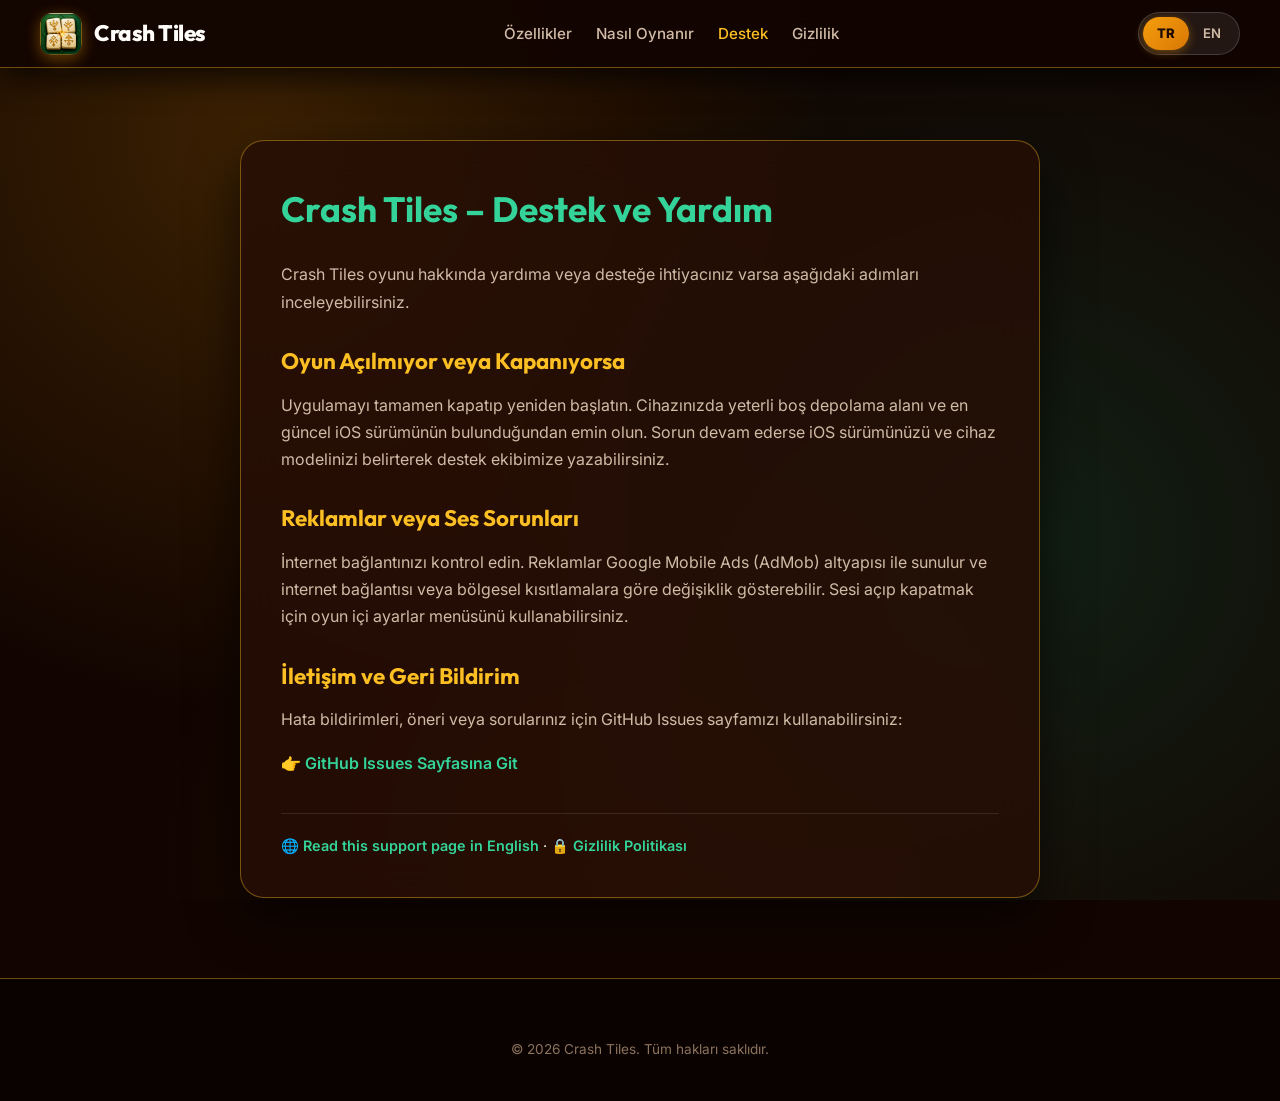
<file: tr/support.html>
<!doctype html>
<html lang="tr">
<head>
  <meta charset="utf-8">
  <meta name="viewport" content="width=device-width, initial-scale=1">
  <title>Crash Tiles – Destek</title>
  <link rel="icon" type="image/png" href="../assets/icon.png">
  <link rel="stylesheet" href="../style.css">
  <style>
    .legal-page {
      padding: 140px 24px 80px;
      min-height: 80vh;
    }
    .legal-container {
      max-width: 800px;
      margin: 0 auto;
      padding: 40px;
    }
    .legal-container h1 {
      font-family: var(--font-heading);
      font-size: 2.2rem;
      margin-bottom: 24px;
      color: var(--accent-emerald-light);
    }
    .legal-container h2 {
      font-family: var(--font-heading);
      font-size: 1.4rem;
      margin: 28px 0 12px;
      color: var(--accent-gold-light);
    }
    .legal-container p {
      color: var(--text-muted);
      margin-bottom: 16px;
      line-height: 1.7;
    }
    .legal-container a {
      color: var(--accent-emerald-light);
      text-decoration: none;
      font-weight: 600;
    }
    .legal-container a:hover {
      text-decoration: underline;
    }
  </style>
</head>
<body>

  <!-- Navigation Bar -->
  <header class="navbar scrolled">
    <div class="nav-container">
      <a href="../index.html" class="nav-brand">
        <img src="../assets/icon.png" alt="Crash Tiles Icon">
        <span>Crash Tiles</span>
      </a>
      <ul class="nav-links">
        <li><a href="../index.html#features">Özellikler</a></li>
        <li><a href="../index.html#howtoplay">Nasıl Oynanır</a></li>
        <li><a href="support.html" class="active">Destek</a></li>
        <li><a href="privacy.html">Gizlilik</a></li>
      </ul>
      <div class="lang-switch">
        <a href="support.html" class="lang-btn active">TR</a>
        <a href="../en/support.html" class="lang-btn">EN</a>
      </div>
    </div>
  </header>

  <main class="legal-page">
    <div class="legal-container glass-panel">
      <h1>Crash Tiles – Destek ve Yardım</h1>
      <p>Crash Tiles oyunu hakkında yardıma veya desteğe ihtiyacınız varsa aşağıdaki adımları inceleyebilirsiniz.</p>

      <h2>Oyun Açılmıyor veya Kapanıyorsa</h2>
      <p>Uygulamayı tamamen kapatıp yeniden başlatın. Cihazınızda yeterli boş depolama alanı ve en güncel iOS sürümünün bulunduğundan emin olun. Sorun devam ederse iOS sürümünüzü ve cihaz modelinizi belirterek destek ekibimize yazabilirsiniz.</p>

      <h2>Reklamlar veya Ses Sorunları</h2>
      <p>İnternet bağlantınızı kontrol edin. Reklamlar Google Mobile Ads (AdMob) altyapısı ile sunulur ve internet bağlantısı veya bölgesel kısıtlamalara göre değişiklik gösterebilir. Sesi açıp kapatmak için oyun içi ayarlar menüsünü kullanabilirsiniz.</p>

      <h2>İletişim ve Geri Bildirim</h2>
      <p>Hata bildirimleri, öneri veya sorularınız için GitHub Issues sayfamızı kullanabilirsiniz:</p>
      <p><a href="https://github.com/hdurmus/tamgatiles/issues" target="_blank" rel="noopener">👉 GitHub Issues Sayfasına Git</a></p>

      <div style="margin-top: 36px; padding-top: 20px; border-top: 1px solid rgba(255,255,255,0.1); font-size: 0.9rem;">
        <a href="../en/support.html">🌐 Read this support page in English</a> · 
        <a href="privacy.html">🔒 Gizlilik Politikası</a>
      </div>
    </div>
  </main>

  <footer class="footer">
    <div class="footer-container">
      <p class="footer-copyright">© 2026 Crash Tiles. Tüm hakları saklıdır.</p>
    </div>
  </footer>

</body>
</html>
</file>
<file: style.css>
/* Crash Tiles - Premium Fruit Matching Aesthetic System */
@import url('https://fonts.googleapis.com/css2?family=Inter:wght@400;500;600;700&family=Outfit:wght@500;600;700;800;900&display=swap');

:root {
  --bg-dark: #120501;
  --bg-card: rgba(38, 14, 5, 0.82);
  --bg-card-hover: rgba(54, 20, 7, 0.9);
  --bg-felt-green: linear-gradient(145deg, #05402f, #02241a);
  --accent-emerald: #10b981;
  --accent-emerald-light: #34d399;
  --accent-gold: #f59e0b;
  --accent-gold-light: #fbbf24;
  --accent-amber: #d97706;
  --text-main: #fffdfa;
  --text-muted: #d1bba7;
  --border-glow: rgba(52, 211, 153, 0.3);
  --border-gold: rgba(251, 191, 36, 0.4);
  --radius-lg: 24px;
  --radius-md: 16px;
  --radius-sm: 10px;
  --shadow-glow: 0 10px 40px -10px rgba(16, 185, 129, 0.35);
  --shadow-gold: 0 10px 40px -10px rgba(245, 158, 11, 0.4);
  --font-heading: 'Outfit', -apple-system, sans-serif;
  --font-body: 'Inter', -apple-system, sans-serif;
}

* {
  box-sizing: border-box;
  margin: 0;
  padding: 0;
}

html {
  scroll-behavior: smooth;
  font-size: 16px;
}

body {
  background-color: var(--bg-dark);
  color: var(--text-main);
  font-family: var(--font-body);
  line-height: 1.6;
  overflow-x: hidden;
  position: relative;
  background-image: 
    radial-gradient(circle at 20% 15%, rgba(245, 158, 11, 0.18) 0%, transparent 45%),
    radial-gradient(circle at 80% 60%, rgba(16, 185, 129, 0.15) 0%, transparent 50%),
    radial-gradient(circle at 50% 95%, rgba(180, 83, 9, 0.15) 0%, transparent 45%);
  background-attachment: fixed;
}

/* Glassmorphism utility */
.glass-panel {
  background: var(--bg-card);
  backdrop-filter: blur(20px);
  -webkit-backdrop-filter: blur(20px);
  border: 1px solid var(--border-gold);
  border-radius: var(--radius-lg);
  box-shadow: 0 20px 50px rgba(0, 0, 0, 0.6);
}

/* Header & Navigation */
.navbar {
  position: fixed;
  top: 0;
  left: 0;
  right: 0;
  z-index: 1000;
  padding: 16px 24px;
  transition: all 0.3s ease;
}

.navbar.scrolled {
  background: rgba(18, 5, 1, 0.95);
  backdrop-filter: blur(16px);
  border-bottom: 1px solid var(--border-gold);
  box-shadow: 0 10px 30px rgba(0,0,0,0.7);
  padding: 12px 24px;
}

.nav-container {
  max-width: 1200px;
  margin: 0 auto;
  display: flex;
  align-items: center;
  justify-content: space-between;
}

.nav-brand {
  display: flex;
  align-items: center;
  gap: 12px;
  text-decoration: none;
  color: var(--text-main);
  font-family: var(--font-heading);
  font-weight: 800;
  font-size: 1.4rem;
  letter-spacing: -0.5px;
}

.nav-brand img {
  width: 42px;
  height: 42px;
  border-radius: 12px;
  box-shadow: 0 4px 15px rgba(245, 158, 11, 0.4);
  transition: transform 0.3s ease;
}

.nav-brand:hover img {
  transform: scale(1.08) rotate(-3deg);
}

.nav-links {
  display: flex;
  align-items: center;
  gap: 24px;
  list-style: none;
}

.nav-links a {
  color: var(--text-muted);
  text-decoration: none;
  font-weight: 500;
  font-size: 0.95rem;
  transition: color 0.25s ease;
  position: relative;
}

.nav-links a:hover,
.nav-links a.active {
  color: var(--accent-gold-light);
}

.nav-links a::after {
  content: '';
  position: absolute;
  bottom: -4px;
  left: 0;
  width: 0;
  height: 2px;
  background: linear-gradient(90deg, var(--accent-gold-light), var(--accent-emerald-light));
  transition: width 0.25s ease;
  border-radius: 2px;
}

.nav-links a:hover::after {
  width: 100%;
}

.lang-switch {
  display: flex;
  align-items: center;
  background: rgba(255, 255, 255, 0.08);
  padding: 4px;
  border-radius: 30px;
  border: 1px solid rgba(255, 255, 255, 0.15);
}

.lang-btn {
  padding: 6px 14px;
  border-radius: 20px;
  border: none;
  background: transparent;
  color: var(--text-muted);
  font-weight: 600;
  font-size: 0.82rem;
  cursor: pointer;
  transition: all 0.25s ease;
  text-decoration: none;
}

.lang-btn.active {
  background: linear-gradient(135deg, var(--accent-gold), var(--accent-amber));
  color: #1c0a02;
  font-weight: 800;
  box-shadow: 0 2px 10px rgba(245, 158, 11, 0.4);
}

/* Hero Section */
.hero-section {
  min-height: 100vh;
  padding: 140px 24px 80px;
  display: flex;
  align-items: center;
  justify-content: center;
  position: relative;
  overflow: hidden;
}

.hero-container {
  max-width: 1200px;
  margin: 0 auto;
  display: grid;
  grid-template-columns: 1fr 1fr;
  gap: 60px;
  align-items: center;
}

.hero-badge {
  display: inline-flex;
  align-items: center;
  gap: 8px;
  padding: 6px 16px;
  background: rgba(245, 158, 11, 0.18);
  border: 1px solid var(--border-gold);
  border-radius: 30px;
  color: var(--accent-gold-light);
  font-size: 0.85rem;
  font-weight: 700;
  letter-spacing: 0.5px;
  margin-bottom: 20px;
  box-shadow: 0 4px 15px rgba(245, 158, 11, 0.2);
}

.hero-title {
  font-family: var(--font-heading);
  font-size: 3.4rem;
  font-weight: 900;
  line-height: 1.15;
  margin-bottom: 20px;
  background: linear-gradient(135deg, #ffffff 30%, var(--accent-gold-light) 70%, var(--accent-emerald-light) 100%);
  -webkit-background-clip: text;
  -webkit-text-fill-color: transparent;
}

.hero-description {
  font-size: 1.15rem;
  color: var(--text-muted);
  margin-bottom: 32px;
  max-width: 520px;
  line-height: 1.7;
}

.cta-group {
  display: flex;
  align-items: center;
  gap: 16px;
  flex-wrap: wrap;
}

.btn-primary {
  display: inline-flex;
  align-items: center;
  gap: 12px;
  padding: 16px 32px;
  background: linear-gradient(135deg, var(--accent-gold-light), var(--accent-amber));
  color: #1a0801;
  font-family: var(--font-heading);
  font-weight: 800;
  font-size: 1.05rem;
  border-radius: 16px;
  text-decoration: none;
  box-shadow: var(--shadow-gold);
  transition: all 0.3s cubic-bezier(0.4, 0, 0.2, 1);
  border: none;
  cursor: pointer;
}

.btn-primary:hover {
  transform: translateY(-4px) scale(1.02);
  box-shadow: 0 15px 35px rgba(245, 158, 11, 0.5);
  background: linear-gradient(135deg, #fcd34d, var(--accent-gold));
}

.btn-secondary {
  display: inline-flex;
  align-items: center;
  gap: 10px;
  padding: 16px 28px;
  background: rgba(255, 255, 255, 0.06);
  border: 1px solid var(--border-gold);
  color: var(--text-main);
  font-family: var(--font-heading);
  font-weight: 700;
  font-size: 1rem;
  border-radius: 16px;
  text-decoration: none;
  transition: all 0.3s ease;
}

.btn-secondary:hover {
  background: rgba(255, 255, 255, 0.12);
  border-color: var(--accent-gold-light);
  transform: translateY(-2px);
}

.hero-visual {
  position: relative;
  display: flex;
  justify-content: center;
  align-items: center;
}

.hero-mockup-wrapper {
  position: relative;
  width: 100%;
  max-width: 380px;
  border-radius: 36px;
  overflow: hidden;
  box-shadow: 0 30px 80px rgba(0, 0, 0, 0.85), 0 0 40px rgba(245, 158, 11, 0.25);
  border: 3px solid var(--border-gold);
  transition: transform 0.5s cubic-bezier(0.2, 0.8, 0.2, 1);
}

.hero-mockup-wrapper:hover {
  transform: translateY(-8px) rotate(1deg);
}

.hero-mockup-img {
  width: 100%;
  height: auto;
  display: block;
}

/* Floating Stats Cards */
.hero-stat-floating {
  position: absolute;
  padding: 12px 18px;
  background: rgba(30, 9, 3, 0.9);
  backdrop-filter: blur(16px);
  border: 1px solid var(--border-gold);
  border-radius: 18px;
  display: flex;
  align-items: center;
  gap: 12px;
  box-shadow: 0 15px 35px rgba(0,0,0,0.6);
  animation: float 4s ease-in-out infinite alternate;
}

.hero-stat-floating.top-right {
  top: 10px;
  right: -30px;
}

.hero-stat-floating.bottom-left {
  bottom: 20px;
  left: -30px;
  animation-delay: -2s;
}

.stat-icon {
  font-size: 1.8rem;
}

.stat-info h4 {
  font-family: var(--font-heading);
  font-size: 1.1rem;
  font-weight: 800;
  color: var(--accent-gold-light);
}

.stat-info p {
  font-size: 0.75rem;
  color: var(--text-muted);
  text-transform: uppercase;
  letter-spacing: 0.5px;
}

@keyframes float {
  0% { transform: translateY(0px); }
  100% { transform: translateY(-12px); }
}

/* Interactive Mini-Game Section */
.minigame-section {
  padding: 100px 24px;
  position: relative;
}

.section-header {
  text-align: center;
  max-width: 700px;
  margin: 0 auto 60px;
}

.section-tag {
  color: var(--accent-gold-light);
  font-weight: 700;
  font-size: 0.9rem;
  text-transform: uppercase;
  letter-spacing: 1.5px;
  margin-bottom: 10px;
  display: block;
}

.section-title {
  font-family: var(--font-heading);
  font-size: 2.5rem;
  font-weight: 800;
  margin-bottom: 16px;
}

.section-subtitle {
  color: var(--text-muted);
  font-size: 1.05rem;
}

.minigame-container {
  max-width: 860px;
  margin: 0 auto;
  padding: 36px;
  text-align: center;
  position: relative;
  background: linear-gradient(160deg, rgba(38, 14, 5, 0.9), rgba(18, 5, 1, 0.95));
}

.minigame-header {
  display: flex;
  justify-content: space-between;
  align-items: center;
  margin-bottom: 24px;
  padding-bottom: 16px;
  border-bottom: 1px solid rgba(255, 255, 255, 0.1);
  flex-wrap: wrap;
  gap: 12px;
}

.game-stat-pill {
  background: rgba(0, 0, 0, 0.4);
  padding: 8px 18px;
  border-radius: 20px;
  border: 1px solid var(--border-gold);
  font-weight: 700;
  font-family: var(--font-heading);
  display: flex;
  align-items: center;
  gap: 8px;
}

.game-stat-pill span {
  color: var(--accent-gold-light);
  font-size: 1.2rem;
}

/* Felt Board Area matching screenshot */
.felt-board {
  background: var(--bg-felt-green);
  border: 3px solid #0d694e;
  border-radius: 24px;
  padding: 24px;
  margin-bottom: 24px;
  box-shadow: inset 0 4px 15px rgba(0,0,0,0.6);
}

.tiles-grid {
  display: grid;
  grid-template-columns: repeat(4, 1fr);
  gap: 16px;
  max-width: 520px;
  margin: 0 auto;
}

/* White Mahjong Style Tile matching screenshot */
.demo-tile {
  aspect-ratio: 1;
  background: linear-gradient(180deg, #ffffff 0%, #f4eee6 100%);
  border: 2px solid #0f543e;
  border-bottom: 4px solid #d4a770;
  border-radius: 16px;
  display: flex;
  flex-direction: column;
  align-items: center;
  justify-content: center;
  font-size: 2.3rem;
  cursor: pointer;
  box-shadow: 0 8px 20px rgba(0,0,0,0.5), inset 0 2px 4px rgba(255,255,255,0.9);
  transition: all 0.2s cubic-bezier(0.175, 0.885, 0.32, 1.275);
  user-select: none;
  position: relative;
}

.demo-tile.facedown {
  background: linear-gradient(135deg, #4c1d95, #2e1065);
  border-color: #a855f7;
  color: #f3e8ff;
  font-size: 1.8rem;
}

.demo-tile:hover {
  transform: translateY(-5px) scale(1.05);
  border-color: var(--accent-gold-light);
  box-shadow: 0 12px 25px rgba(245, 158, 11, 0.4);
}

.demo-tile:active {
  transform: scale(0.95);
}

.demo-tile.matched {
  animation: popOut 0.4s forwards;
  pointer-events: none;
}

@keyframes popOut {
  0% { transform: scale(1); opacity: 1; }
  50% { transform: scale(1.3) rotate(10deg); filter: brightness(1.8); }
  100% { transform: scale(0); opacity: 0; }
}

/* In-game Tray Matching Screenshot: 4 slots */
.tray-bar {
  background: rgba(0, 0, 0, 0.5);
  border: 2px solid var(--border-gold);
  border-radius: 20px;
  padding: 14px 20px;
  display: flex;
  align-items: center;
  justify-content: center;
  gap: 12px;
  min-height: 84px;
  max-width: 440px;
  margin: 0 auto 20px;
}

.tray-slot {
  width: 60px;
  height: 60px;
  border-radius: 14px;
  background: rgba(255, 255, 255, 0.05);
  border: 1px dashed rgba(255, 255, 255, 0.25);
  display: flex;
  align-items: center;
  justify-content: center;
  font-size: 2rem;
  transition: all 0.3s ease;
}

.tray-slot.filled {
  background: linear-gradient(180deg, #ffffff 0%, #f4eee6 100%);
  border: 2px solid var(--accent-gold-light);
  box-shadow: 0 4px 12px rgba(245, 158, 11, 0.4);
}

/* Features Grid */
.features-section {
  padding: 100px 24px;
}

.features-grid {
  max-width: 1200px;
  margin: 0 auto;
  display: grid;
  grid-template-columns: repeat(3, 1fr);
  gap: 30px;
}

.feature-card {
  padding: 36px 28px;
  transition: all 0.35s ease;
  position: relative;
  overflow: hidden;
}

.feature-card::before {
  content: '';
  position: absolute;
  top: 0;
  left: 0;
  right: 0;
  height: 3px;
  background: linear-gradient(90deg, transparent, var(--accent-gold-light), transparent);
  opacity: 0;
  transition: opacity 0.35s ease;
}

.feature-card:hover {
  transform: translateY(-8px);
  background: var(--bg-card-hover);
  border-color: var(--accent-gold-light);
  box-shadow: var(--shadow-gold);
}

.feature-card:hover::before {
  opacity: 1;
}

.feature-icon-wrapper {
  width: 64px;
  height: 64px;
  border-radius: 18px;
  background: linear-gradient(135deg, rgba(245, 158, 11, 0.2), rgba(16, 185, 129, 0.15));
  border: 1px solid var(--border-gold);
  display: flex;
  align-items: center;
  justify-content: center;
  font-size: 2rem;
  margin-bottom: 24px;
}

.feature-title {
  font-family: var(--font-heading);
  font-size: 1.35rem;
  font-weight: 700;
  margin-bottom: 12px;
}

.feature-desc {
  color: var(--text-muted);
  font-size: 0.95rem;
  line-height: 1.6;
}

/* How to Play Section */
.howtoplay-section {
  padding: 100px 24px;
  background: rgba(0, 0, 0, 0.25);
}

.steps-container {
  max-width: 1100px;
  margin: 0 auto;
  display: grid;
  grid-template-columns: repeat(5, 1fr);
  gap: 20px;
}

.step-card {
  text-align: center;
  padding: 28px 18px;
  position: relative;
}

.step-number {
  width: 44px;
  height: 44px;
  border-radius: 50%;
  background: linear-gradient(135deg, var(--accent-gold), var(--accent-amber));
  color: #1a0801;
  font-family: var(--font-heading);
  font-weight: 900;
  font-size: 1.2rem;
  display: flex;
  align-items: center;
  justify-content: center;
  margin: 0 auto 20px;
  box-shadow: 0 4px 15px rgba(245, 158, 11, 0.4);
}

.step-icon {
  font-size: 2.2rem;
  margin-bottom: 14px;
}

.step-title {
  font-family: var(--font-heading);
  font-size: 1.1rem;
  font-weight: 700;
  margin-bottom: 8px;
  color: var(--text-main);
}

.step-desc {
  font-size: 0.85rem;
  color: var(--text-muted);
  line-height: 1.5;
}

/* Showcase Banner */
.showcase-banner {
  padding: 100px 24px;
}

.showcase-container {
  max-width: 1100px;
  margin: 0 auto;
  padding: 50px;
  display: grid;
  grid-template-columns: 1fr 1fr;
  gap: 50px;
  align-items: center;
}

.showcase-img-wrapper img {
  width: 100%;
  border-radius: 20px;
  box-shadow: 0 20px 50px rgba(0,0,0,0.7);
  border: 2px solid var(--border-gold);
}

/* Footer */
.footer {
  padding: 60px 24px 40px;
  border-top: 1px solid var(--border-gold);
  background: rgba(10, 3, 1, 0.95);
}

.footer-container {
  max-width: 1200px;
  margin: 0 auto;
  display: flex;
  flex-direction: column;
  align-items: center;
  text-align: center;
  gap: 24px;
}

.footer-logo {
  display: flex;
  align-items: center;
  gap: 10px;
  font-family: var(--font-heading);
  font-weight: 800;
  font-size: 1.3rem;
}

.footer-logo img {
  width: 36px;
  height: 36px;
  border-radius: 8px;
}

.footer-links {
  display: flex;
  gap: 24px;
  flex-wrap: wrap;
  list-style: none;
}

.footer-links a {
  color: var(--text-muted);
  text-decoration: none;
  font-size: 0.9rem;
  transition: color 0.25s ease;
}

.footer-links a:hover {
  color: var(--accent-gold-light);
}

.footer-copyright {
  color: #8c735d;
  font-size: 0.85rem;
}

/* Responsive adjustments */
@media (max-width: 992px) {
  .hero-container {
    grid-template-columns: 1fr;
    text-align: center;
  }
  .hero-description {
    margin-left: auto;
    margin-right: auto;
  }
  .cta-group {
    justify-content: center;
  }
  .features-grid {
    grid-template-columns: repeat(2, 1fr);
  }
  .steps-container {
    grid-template-columns: repeat(2, 1fr);
  }
  .showcase-container {
    grid-template-columns: 1fr;
  }
}

@media (max-width: 640px) {
  .hero-title {
    font-size: 2.5rem;
  }
  .features-grid {
    grid-template-columns: 1fr;
  }
  .steps-container {
    grid-template-columns: 1fr;
  }
  .tiles-grid {
    grid-template-columns: repeat(3, 1fr);
  }
  .nav-links {
    display: none;
  }
}
</file>
